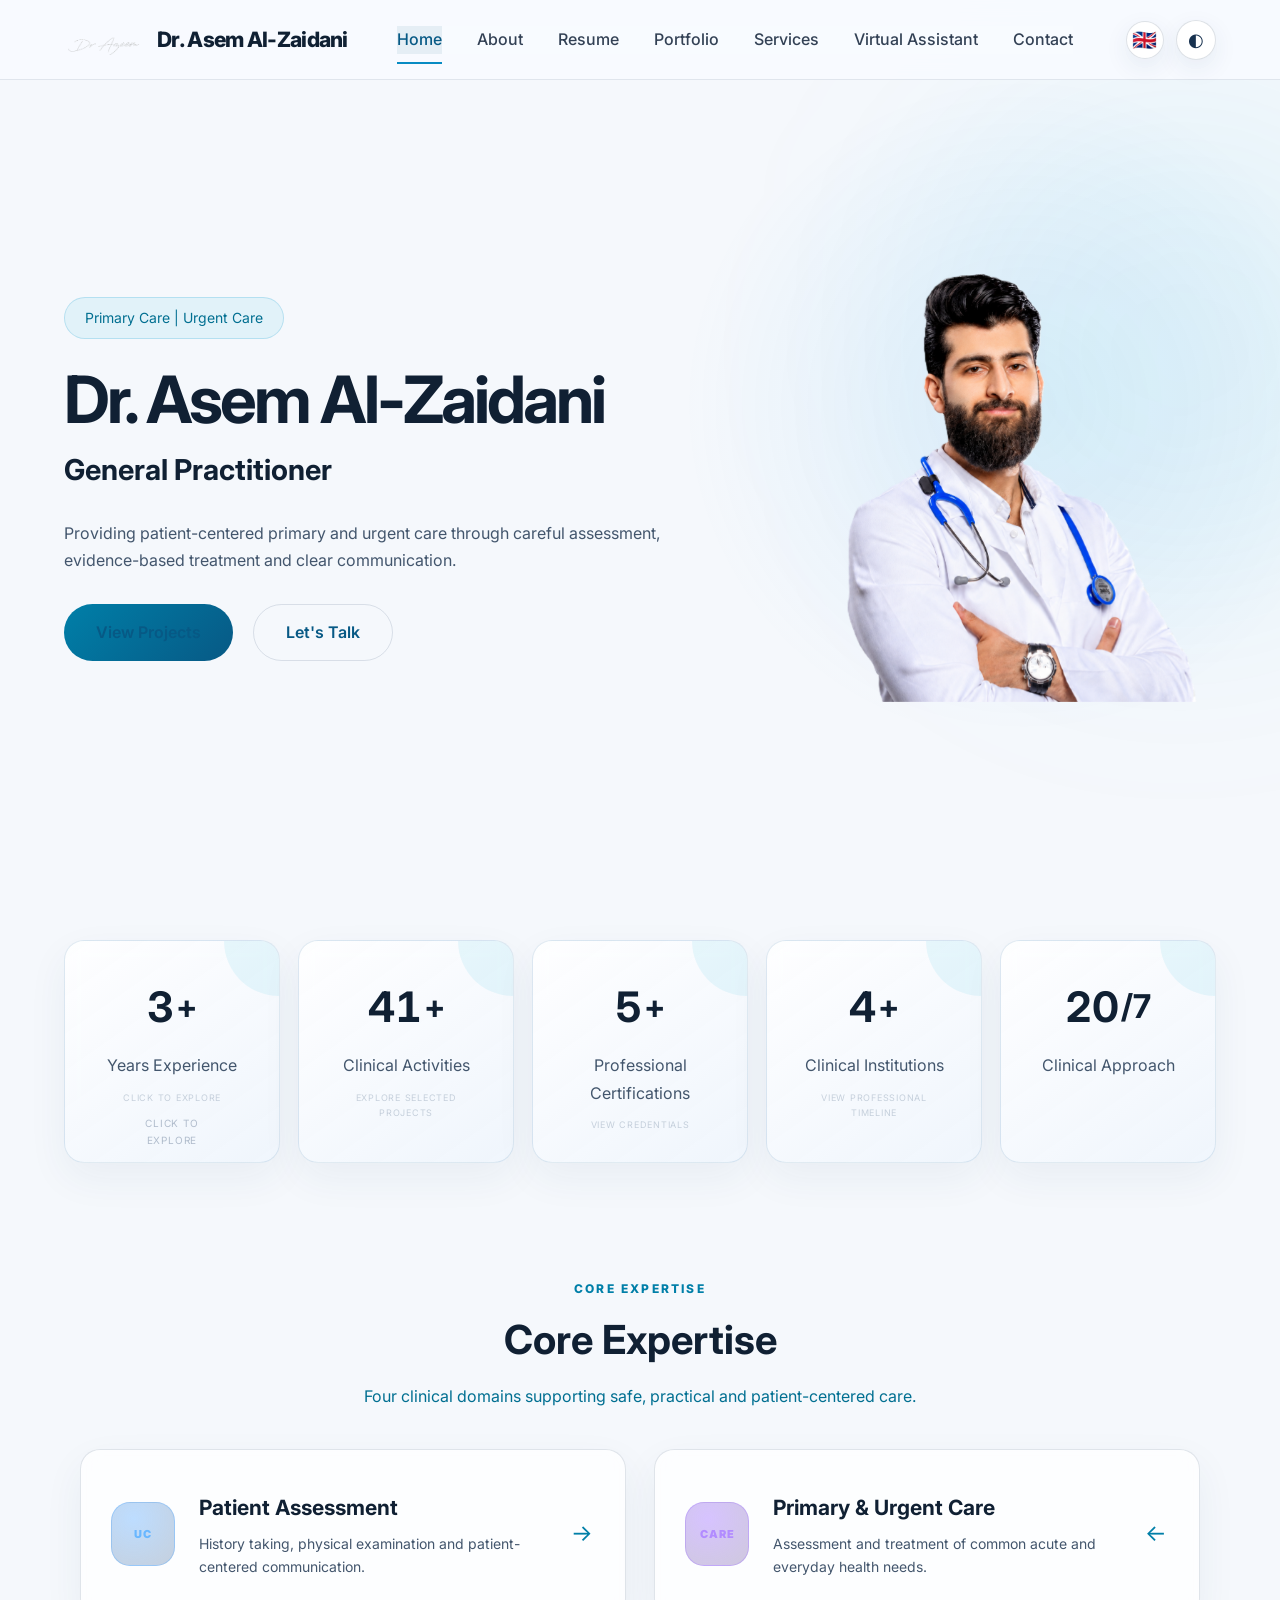
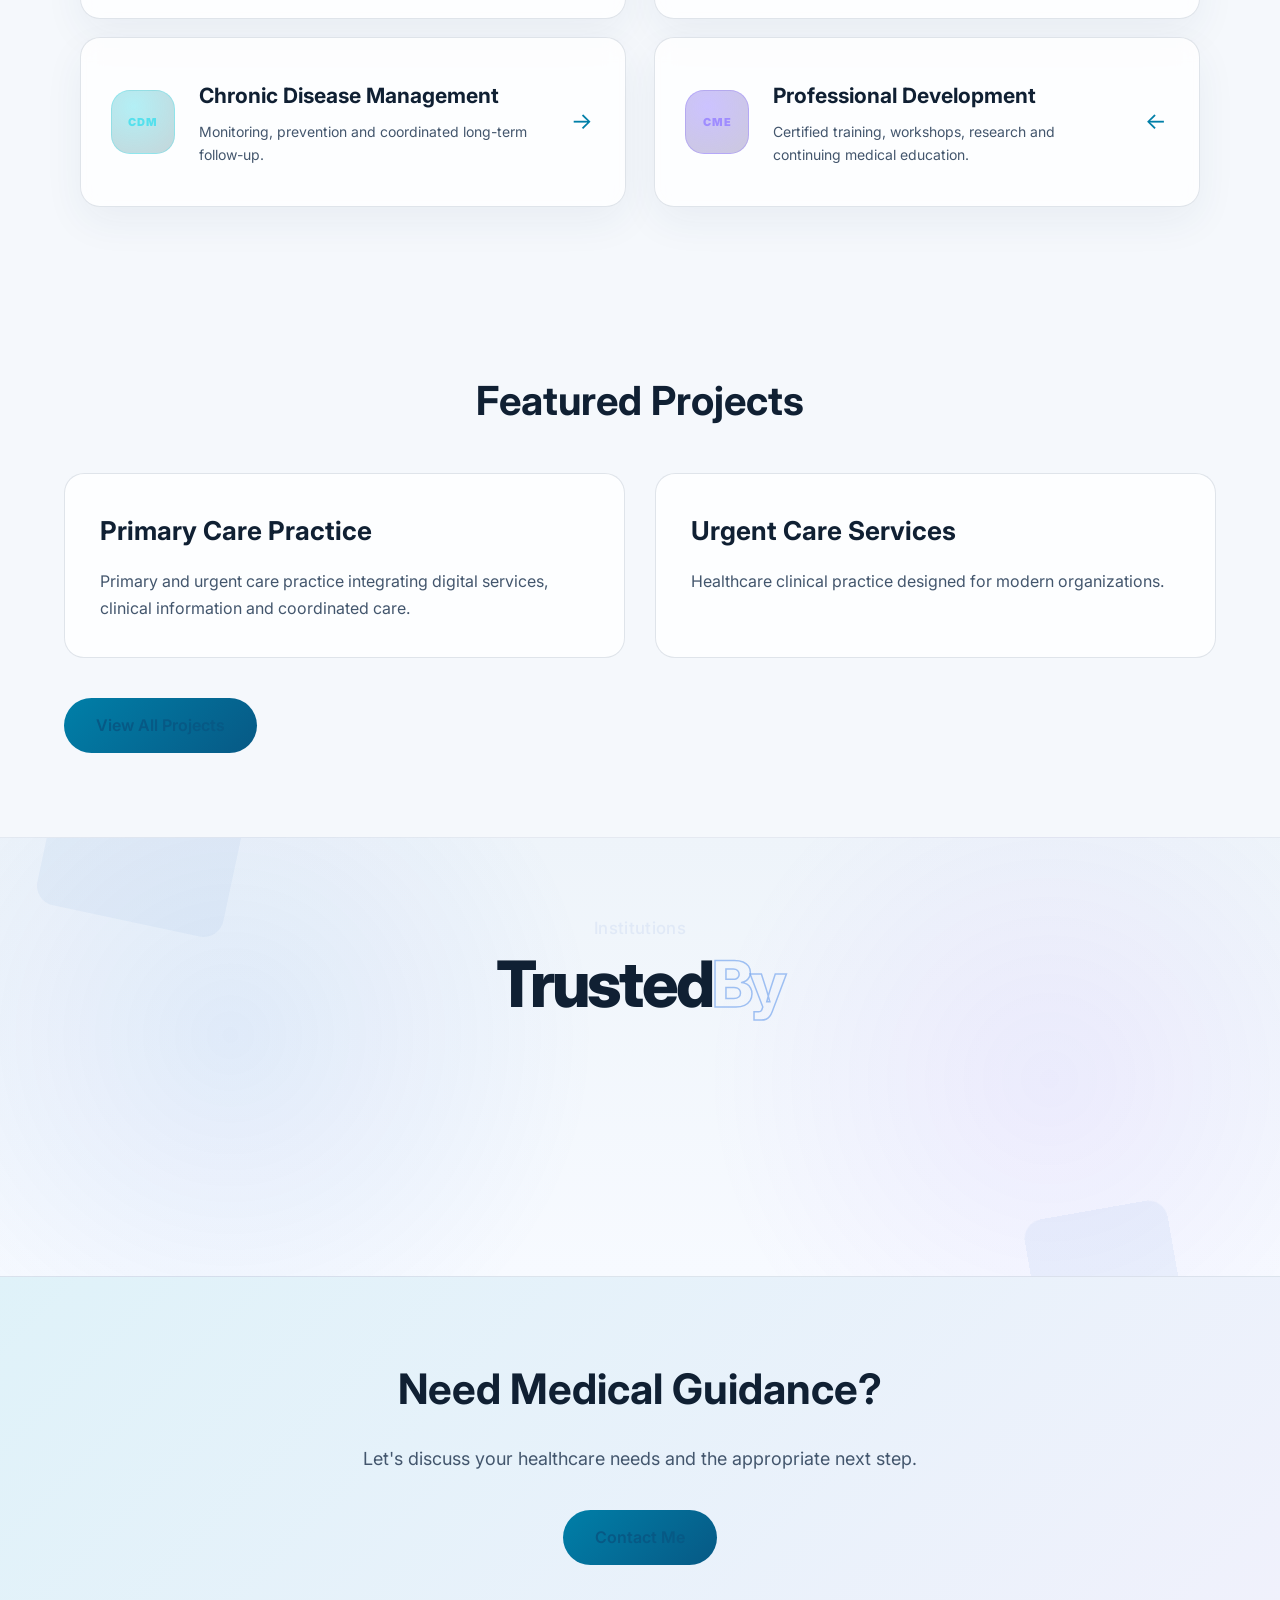
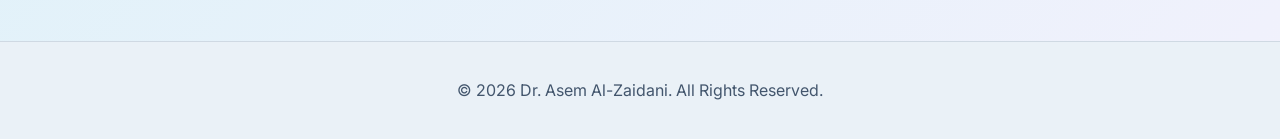
<file: index.html>
<!DOCTYPE html>
<html lang="en" dir="ltr">


<head>


<meta charset="UTF-8">

<meta name="viewport" content="width=device-width, initial-scale=1.0">


<title>
Dr. Asem Al-Zaidani | General Practitioner
</title>

<link rel="icon" type="image/png" href="favicon.png">

<link rel="manifest" href="site.webmanifest">

<meta name="description"
content="Dr. Asem Al-Zaidani - General Practitioner specialized in Patient Assessment, Clinical Practice Solutions, Primary Care and Continuous Medical Development.">


<meta property="og:title"
content="Dr. Asem Al-Zaidani | General Practitioner">


<meta property="og:description"
content="Primary Care | Urgent Care | Continuous Medical Development">


<meta property="og:image"
content="assets/images/profile.png">

<link rel="stylesheet" href="assets/css/style.css?v=11">

<link rel="stylesheet" href="assets/css/animations.css?v=11">

<link rel="stylesheet" href="assets/css/responsive.css?v=11">



</head>


<body class="theme-light">

<!-- ================= Loader ================= -->

<div id="loader">

    <div class="loader-circle"></div>

    <div class="loader-text">

        DR. ASEM 

    </div>

</div>

<!-- ================= Cursor ================= -->

<div class="cursor"></div>

<div class="cursor-outline"></div>

<!-- ================= Floating Shapes ================= -->

<div class="shape square s1"></div>

<div class="shape square s2"></div>

<div class="shape square s3"></div>

<div class="shape square s4"></div>

<div class="shape square s5"></div>

<div class="shape square s6"></div>

<div class="shape circle c1"></div>

<div class="shape circle c2"></div>

<div class="shape blur b1"></div>

<div class="shape blur b2"></div>



<!-- Header -->

<header class="header">


<div class="container">


<a href="index.html" class="logo" aria-label="Dr. Asem Al-Zaidani">
<img class="logo-signature" src="assets/images/signature.png" alt="Dr. Asem Al-Zaidani Signature">
<span class="logo-name">Dr. Asem Al-Zaidani</span>
</a>



<nav class="nav">


<a href="index.html" class="active">
Home
</a>


<a href="about.html">
About
</a>


<a href="resume.html">
Resume
</a>


<a href="portfolio.html">
Portfolio
</a>


<a href="services.html">
Services
</a>


<a href="assistant.html">
Virtual Assistant
</a>

<a href="contact.html">
Contact
</a>



</nav>



<button class="menu-toggle">

☰

</button>


</div>


</header>









<!-- Hero -->


<section class="hero">


<div class="container">


<div class="hero-grid">



<div class="hero-content hero-intro-text">


<span class="badge">

Primary Care | Urgent Care

</span>



<h1>

Dr. Asem Al-Zaidani

</h1>



<h2>

General Practitioner

</h2>



<p>


Providing patient-centered primary and urgent care
through careful assessment, evidence-based treatment
and clear communication.


</p>





<div class="hero-buttons">


<a href="portfolio.html"
class="btn">

View Projects

</a>



<a href="contact.html"
class="btn secondary">

Let's Talk

</a>


</div>




</div>








<div class="hero-image hero-intro-image">


<img src="assets/images/profile.png"
alt="Dr. Asem Al-Zaidani">


</div>





</div>



</div>


</section>









<!-- Statistics -->
<section class="stats">
<div class="container">
<div class="stats-grid">

<div class="stat-card interactive-stat experience-card" role="button" tabindex="0" aria-expanded="false" aria-controls="experienceModal">
<h2><span class="counter" data-target="3">0</span><span class="counter-suffix">+</span></h2>
<p>Years Experience</p>
<span class="stat-hint">Click to explore</span>
</div>

<div class="stat-card interactive-stat projects-card" role="button" tabindex="0" aria-expanded="false" aria-controls="projectsModal">
<h2><span class="counter" data-target="50">0</span><span class="counter-suffix">+</span></h2>
<p>Clinical Activities</p>
<span class="stat-hint">Explore selected projects</span>
</div>

<div class="stat-card interactive-stat certificates-card" role="button" tabindex="0" aria-expanded="false" aria-controls="certificatesModal">
<h2><span class="counter" data-target="5">0</span><span class="counter-suffix">+</span></h2>
<p>Professional Certifications</p>
<span class="stat-hint">View credentials</span>
</div>

<div class="stat-card interactive-stat companies-card" role="button" tabindex="0" aria-expanded="false" aria-controls="companiesModal">
<h2><span class="counter" data-target="4">0</span><span class="counter-suffix">+</span></h2>
<p>Clinical Institutions</p>
<span class="stat-hint">View professional timeline</span>
</div>

<div class="stat-card">
<h2><span class="counter" data-target="24">0</span><span class="counter-suffix">/7</span></h2>
<p>Clinical Approach</p>
</div>

</div>

<!-- Experience -->
<div class="interactive-modal" id="experienceModal" aria-hidden="true">
<div class="modal-backdrop" data-close-modal></div>
<div class="interactive-dialog" role="dialog" aria-modal="true" aria-labelledby="experienceTitle">
<button class="modal-close" type="button" aria-label="Close" data-close-modal>&times;</button>
<span class="modal-kicker">Professional Experience</span>
<h2 id="experienceTitle">Clinical Practice & Continuous Development</h2>
<p class="modal-lead">A practical track record across primary care practice, Patient Assessment, urgent care services, continuing medical education and clinical decision-making.</p>
<div class="timeline-list">
<article><span>01</span><div><h3>Clinical Assessment & Diagnosis</h3><p>Clinical history, examination, differential diagnosis and treatment planning.</p></div></article>
<article><span>02</span><div><h3>Patient Assessment</h3><p>Patient assessment, diagnosis, treatment planning and coordinated follow-up.</p></div></article>
<article><span>03</span><div><h3>Primary & Urgent Care</h3><p>Timely assessment and management of common acute medical conditions.</p></div></article>
<article><span>04</span><div><h3>Continuous Medical Development</h3><p>Certified training, medical research and continuous evidence-based learning.</p></div></article>
</div>
</div></div>

<!-- Projects -->
<div class="interactive-modal" id="projectsModal" aria-hidden="true">
<div class="modal-backdrop" data-close-modal></div>
<div class="interactive-dialog wide-dialog" role="dialog" aria-modal="true" aria-labelledby="projectsTitle">
<button class="modal-close" type="button" aria-label="Close" data-close-modal>&times;</button>
<span class="modal-kicker">Selected Work</span>
<h2 id="projectsTitle">Selected Clinical Activities</h2>
<p class="modal-lead">A visual overview of selected solution areas. The complete project portfolio is available through the button at the end.</p>
<div class="horizontal-gallery" id="projectGallery">
<article class="gallery-card"><img src="assets/images/projects/primary-care.jpg" alt="Primary Care Practice"><div><span>01</span><h3>Primary Care Practice</h3><p>Comprehensive primary care and patient-centered medical services.</p></div></article>
<article class="gallery-card"><img src="assets/images/projects/urgent-care.jpg" alt="Urgent Care Services"><div><span>02</span><h3>Urgent Care Services</h3><p>Urgent assessment, diagnosis and evidence-based treatment.</p></div></article>
<article class="gallery-card"><img src="assets/images/projects/project-2.jpg" alt="Clinical Decision-Making"><div><span>03</span><h3>Clinical Decision-Making</h3><p>Structured reasoning supported by current clinical evidence.</p></div></article>
<article class="gallery-card"><img src="assets/images/projects/project-3.jpg" alt="Chronic Disease Management"><div><span>04</span><h3>Chronic Disease Management</h3><p>Continuity of care, follow-up and preventive health planning.</p></div></article>
<article class="gallery-card"><div class="gallery-icon">UC</div><div><span>05</span><h3>Clinical Documentation</h3><p>Accurate records, safe prescribing and coordinated referrals.</p></div></article>
<article class="gallery-card"><div class="gallery-icon">WEB</div><div><span>06</span><h3>Preventive Care</h3><p>Screening, vaccination guidance and lifestyle counselling.</p></div></article>
<article class="gallery-card"><div class="gallery-icon">Clinical</div><div><span>07</span><h3>Patient Follow-up</h3><p>Continuity of care with scheduled monitoring and review.</p></div></article>
<article class="gallery-card"><div class="gallery-icon">AI</div><div><span>08</span><h3>Health Education</h3><p>Clear, practical guidance that supports informed patient decisions.</p></div></article>
<article class="gallery-card"><div class="gallery-icon">NET</div><div><span>09</span><h3>Medical Research</h3><p>Research participation, critical appraisal and evidence-based practice.</p></div></article>
<article class="gallery-card"><div class="gallery-icon">RES</div><div><span>10</span><h3>Medical Research</h3><p>Research participation, critical appraisal and evidence-based clinical practice.</p></div></article>
<article class="gallery-card"><div class="gallery-icon">WA</div><div><span>11</span><h3>Patient Communication</h3><p>Clear communication and accessible follow-up guidance.</p></div></article>
<article class="gallery-card"><div class="gallery-icon">AUTO</div><div><span>12</span><h3>Clinical Quality</h3><p>Safe processes, reflective practice and continuous improvement.</p></div></article>
</div>
<div class="gallery-controls"><button type="button" class="gallery-arrow" data-gallery="prev">←</button><span>Drag / scroll to explore</span><button type="button" class="gallery-arrow" data-gallery="next">→</button></div>
<div class="modal-footer-link"><a href="portfolio.html" class="btn">View Full Portfolio</a></div>
</div></div>

<!-- Certifications -->
<div class="interactive-modal" id="certificatesModal" aria-hidden="true">
<div class="modal-backdrop" data-close-modal></div>
<div class="interactive-dialog wide-dialog" role="dialog" aria-modal="true" aria-labelledby="certificatesTitle">
<button class="modal-close" type="button" aria-label="Close" data-close-modal>&times;</button>
<span class="modal-kicker">Credentials</span>
<h2 id="certificatesTitle">Professional Certifications</h2>
<p class="modal-lead">Credentials are presented as a visual credential wall. Replace or add certificate scans in the image area whenever you want to publish the official documents.</p>
<div class="certificate-gallery">
<article class="certificate-card"><div class="certificate-logo wildix-logo">BLS</div><div><span>American Heart Association</span><h3>Basic Life Support</h3><p>Certified May 2024.</p></div></article>
<article class="certificate-card"><div class="certificate-logo wildix-logo">ACLS</div><div><span>American Heart Association</span><h3>Advanced Cardiovascular Life Support</h3><p>Certified December 2025.</p></div></article>
<article class="certificate-card"><div class="certificate-logo wildix-logo">NHRA</div><div><span>Bahrain</span><h3>NHRA Professional Licence</h3><p>Licensed medical practice since September 2023.</p></div></article>
<article class="certificate-card"><div class="certificate-logo wildix-logo">MBBS</div><div><span>Mansoura Manchester Medical Programme</span><h3>Bachelor of Medicine &amp; Surgery</h3><p>Completed December 2021.</p></div></article>
<article class="certificate-card"><div class="certificate-logo wildix-logo">SCFHS</div><div><span>Saudi Arabia</span><h3>SCFHS Examination</h3><p>Professional examination completed September 2023.</p></div></article>
<article class="certificate-card certificate-placeholder"><div class="certificate-logo">+</div><div><span>Additional Credential</span><h3>Add Certificate</h3><p>Place the official certificate image here when ready.</p></div></article>
</div>
</div></div>

<!-- Companies -->
<div class="interactive-modal" id="companiesModal" aria-hidden="true">
<div class="modal-backdrop" data-close-modal></div>
<div class="interactive-dialog wide-dialog" role="dialog" aria-modal="true" aria-labelledby="companiesTitle">
<button class="modal-close" type="button" aria-label="Close" data-close-modal>&times;</button>
<span class="modal-kicker">Professional Timeline</span>
<h2 id="companiesTitle">Companies & Professional Engagements</h2>
<p class="modal-lead">A clean timeline is more credible than a crowded logo wall. Dates are intentionally shown at a high level until the exact employment / engagement dates are confirmed.</p>
<div class="company-timeline">
<article><div class="company-year">Current</div><div class="company-line"></div><div class="company-info"><img src="assets/images/logos/client6.png" alt="Dar Al Shifa Medical Centre"><h3>Dar Al Shifa Medical Centre</h3><p>General practice, primary care and urgent assessment.</p></div></article>
<article><div class="company-year">2020s</div><div class="company-line"></div><div class="company-info"><img src="assets/images/logos/client5.png" alt="Mansoura Manchester Medical Programme"><h3>Mansoura Manchester Medical Programme</h3><p>Undergraduate medical education and clinical training.</p></div></article>
<article><div class="company-year">Certified</div><div class="company-line"></div><div class="company-info"><img src="assets/images/logos/client1.png" alt="Clinical Practice"><h3>American Heart Association</h3><p>BLS and ACLS certification.</p></div></article>
<article><div class="company-year">Earlier</div><div class="company-line"></div><div class="company-info"><img src="assets/images/logos/client4.png" alt="King Hamad University Hospital"><h3>King Hamad University Hospital</h3><p>Clinical rotations and supervised hospital training.</p></div></article>
</div>
</div></div>

</div>
</section>



<!-- Expertise -->
<section class="expertise" id="core-expertise" aria-labelledby="core-expertise-title">
<div class="container">
<div class="expertise-heading"><span class="section-kicker">Core Expertise</span><h2 class="section-title" id="core-expertise-title">Core Expertise</h2><p class="section-subtitle">Four clinical domains supporting safe, practical and patient-centered care.</p></div>
<div class="expertise-grid">
<article class="expertise-card expertise-from-left" tabindex="0" data-expertise="uc"><div class="expertise-icon"><span>UC</span></div><div class="expertise-copy"><h3>Patient Assessment</h3><p>History taking, physical examination and patient-centered communication.</p></div><span class="expertise-arrow">→</span></article>
<article class="expertise-card expertise-from-right" tabindex="0" data-expertise="infra"><div class="expertise-icon purple"><span>CARE</span></div><div class="expertise-copy"><h3>Primary &amp; Urgent Care</h3><p>Assessment and treatment of common acute and everyday health needs.</p></div><span class="expertise-arrow">←</span></article>
<article class="expertise-card expertise-from-left" tabindex="0" data-expertise="security"><div class="expertise-icon cyan"><span>CDM</span></div><div class="expertise-copy"><h3>Chronic Disease Management</h3><p>Monitoring, prevention and coordinated long-term follow-up.</p></div><span class="expertise-arrow">→</span></article>
<article class="expertise-card expertise-from-right" tabindex="0" data-expertise="ai"><div class="expertise-icon violet"><span>CME</span></div><div class="expertise-copy"><h3>Professional Development</h3><p>Certified training, workshops, research and continuing medical education.</p></div><span class="expertise-arrow">←</span></article>
</div></div></section>
<div class="expertise-modal" id="expertiseModal" aria-hidden="true"><div class="expertise-modal-backdrop" data-close-expertise></div><div class="expertise-dialog" role="dialog" aria-modal="true" aria-labelledby="expertiseModalTitle"><button class="expertise-close" type="button" aria-label="Close" data-close-expertise>&times;</button><span class="expertise-modal-kicker" id="expertiseModalKicker">Core Expertise</span><h2 id="expertiseModalTitle">Patient Assessment</h2><p id="expertiseModalLead" class="expertise-modal-lead"></p><div id="expertiseModalContent" class="expertise-modal-content"></div></div></div>

<!-- Featured Projects -->


<section class="featured-projects">


<div class="container">


<h2 class="section-title">

Featured Projects

</h2>




<div class="project-preview">



<div>

<h3>
Primary Care Practice
</h3>


<p>

Primary and urgent care practice
integrating digital services,
clinical information and coordinated care.

</p>


</div>





<div>

<h3>
Urgent Care Services

</h3>


<p>

Healthcare clinical practice
designed for modern organizations.

</p>


</div>





</div>



<a href="portfolio.html"
class="btn">

View All Projects

</a>



</div>


</section>









<!-- Clients / Trusted By -->
<section class="clients-trusted" aria-labelledby="clients-trusted-title">
  <div class="container">
    <div class="clients-trusted-heading">
      <span class="clients-label">Institutions</span>
      <h2 id="clients-trusted-title">Trusted <span>By</span></h2>
    </div>
  </div>
  <div class="clients-marquee" aria-label="Clinical institutions and professional bodies">
    <div class="clients-marquee-track">
      <div class="client-logo-item"><a class="client-logo-link" href="#" aria-label="Clinical Practice"><img src="assets/images/logos/client1.png" alt="Clinical Practice" loading="eager" decoding="async"></a></div>
      <div class="client-logo-item"><a class="client-logo-link" href="#" aria-label="Dar Al Shifa Medical Centre"><img src="assets/images/logos/client2.png" alt="Dar Al Shifa Medical Centre" loading="eager" decoding="async"></a></div>
      <div class="client-logo-item"><a class="client-logo-link" href="#" aria-label="Dar Al Shifa Medical Centre"><img src="assets/images/logos/client6.png" alt="Dar Al Shifa Medical Centre" loading="eager" decoding="async"></a></div>
      <div class="client-logo-item"><a class="client-logo-link" href="#" aria-label="King Hamad University Hospital"><img src="assets/images/logos/client4.png" alt="King Hamad University Hospital" loading="eager" decoding="async"></a></div>
      <div class="client-logo-item"><a class="client-logo-link" href="#" aria-label="Mansoura Manchester Medical Programme"><img src="assets/images/logos/client5.png" alt="Mansoura Manchester Medical Programme" loading="eager" decoding="async"></a></div>
      <div class="client-logo-item"><a class="client-logo-link" href="#" aria-label="ESH"><img src="assets/images/logos/client7.png" alt="ESH" loading="eager" decoding="async"></a></div>
      <div class="client-logo-item"><a class="client-logo-link" href="#" aria-label="Client"><img src="assets/images/logos/client3.png" alt="Client" loading="eager" decoding="async"></a></div>
      <div class="client-logo-item" aria-hidden="true"><a class="client-logo-link" href="#" tabindex="-1"><img src="assets/images/logos/client1.png" alt="" loading="eager" decoding="async"></a></div>
      <div class="client-logo-item" aria-hidden="true"><a class="client-logo-link" href="#" tabindex="-1"><img src="assets/images/logos/client2.png" alt="" loading="eager" decoding="async"></a></div>
      <div class="client-logo-item" aria-hidden="true"><a class="client-logo-link" href="#" tabindex="-1"><img src="assets/images/logos/client6.png" alt="" loading="eager" decoding="async"></a></div>
      <div class="client-logo-item" aria-hidden="true"><a class="client-logo-link" href="#" tabindex="-1"><img src="assets/images/logos/client4.png" alt="" loading="eager" decoding="async"></a></div>
      <div class="client-logo-item" aria-hidden="true"><a class="client-logo-link" href="#" tabindex="-1"><img src="assets/images/logos/client5.png" alt="" loading="eager" decoding="async"></a></div>
      <div class="client-logo-item" aria-hidden="true"><a class="client-logo-link" href="#" tabindex="-1"><img src="assets/images/logos/client7.png" alt="" loading="eager" decoding="async"></a></div>
      <div class="client-logo-item" aria-hidden="true"><a class="client-logo-link" href="#" tabindex="-1"><img src="assets/images/logos/client3.png" alt="" loading="eager" decoding="async"></a></div>
    </div>
  </div>
</section>

<!-- CTA -->


<section class="cta-section">


<div class="container">


<h2>

Need Medical Guidance?

</h2>


<p>

Let's discuss your healthcare needs
and the appropriate next step.

</p>


<a href="contact.html"
class="btn">

Contact Me

</a>



</div>


</section>








<footer class="footer">


<div class="container">


<p>

© 2026 Dr. Asem Al-Zaidani.
All Rights Reserved.

</p>


</div>


</footer>





<script src="assets/js/main.js?v=11"></script>


</body>


</html>
</file>
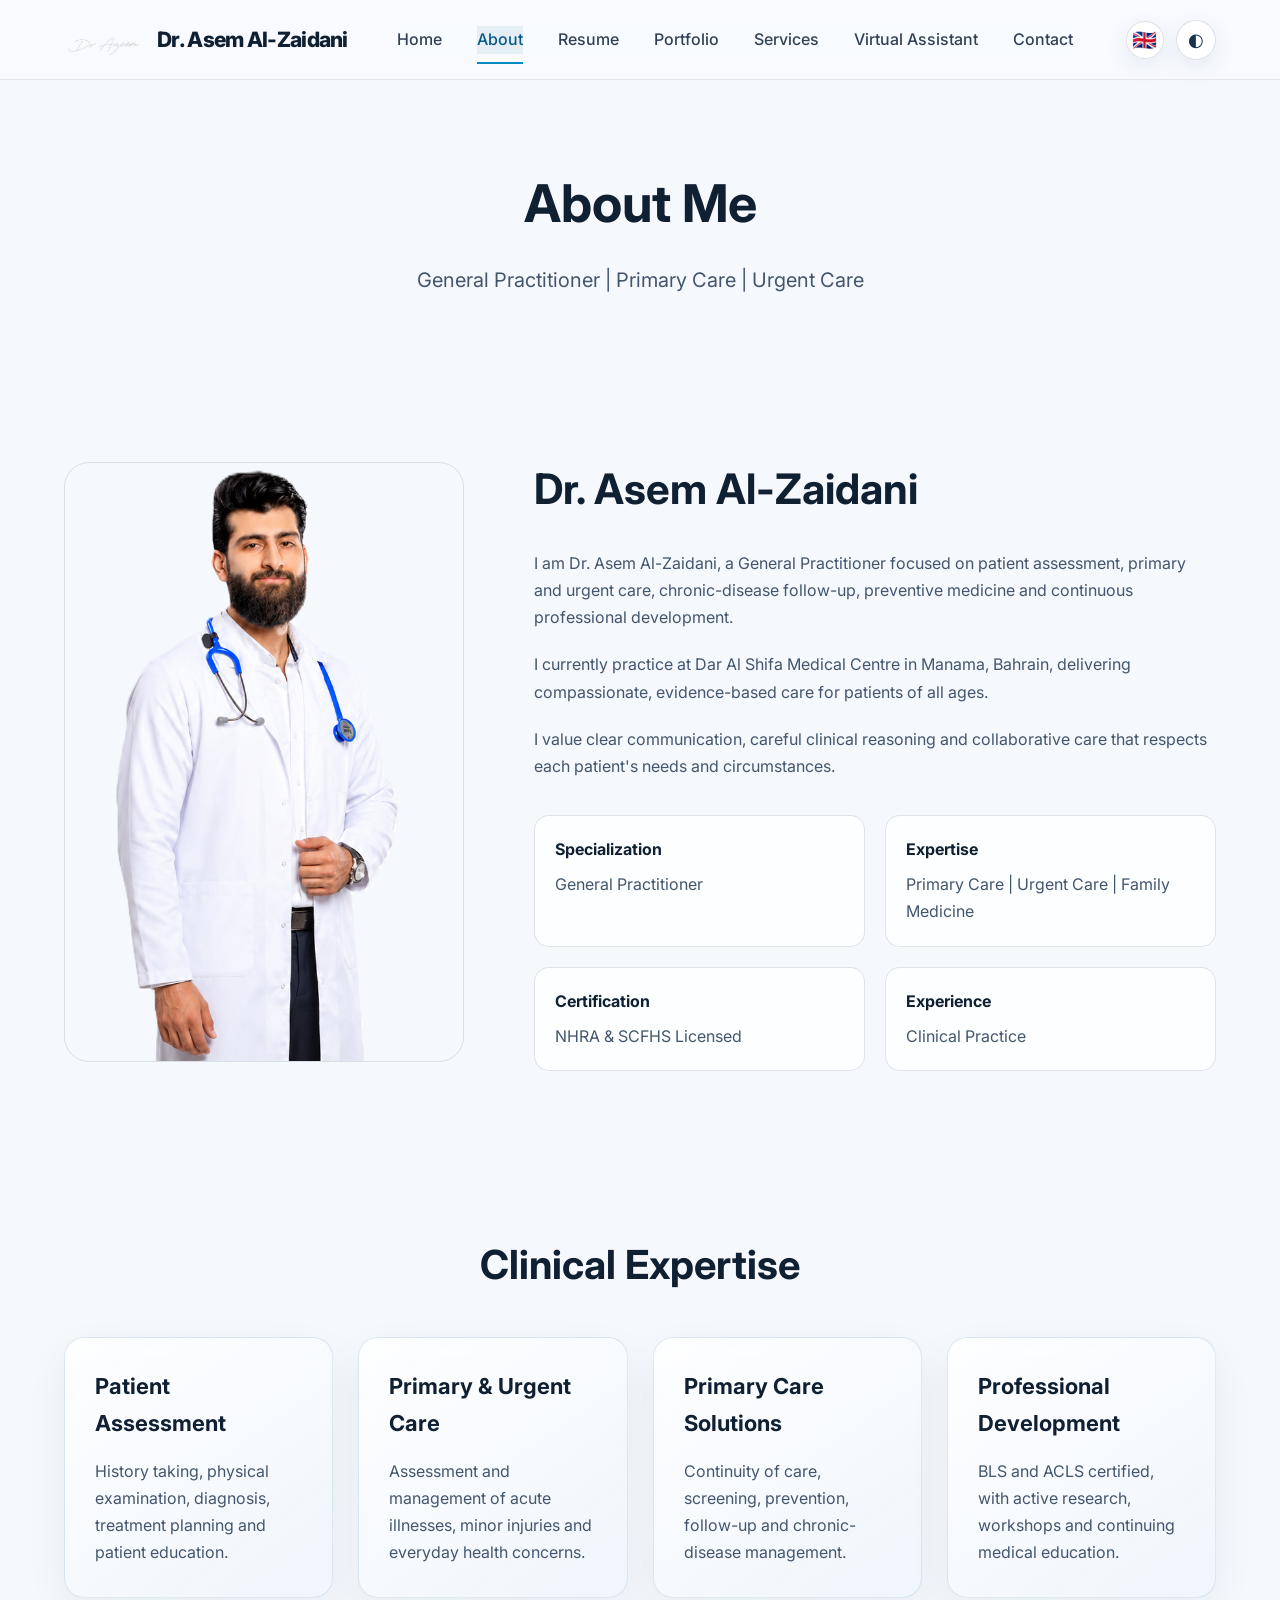
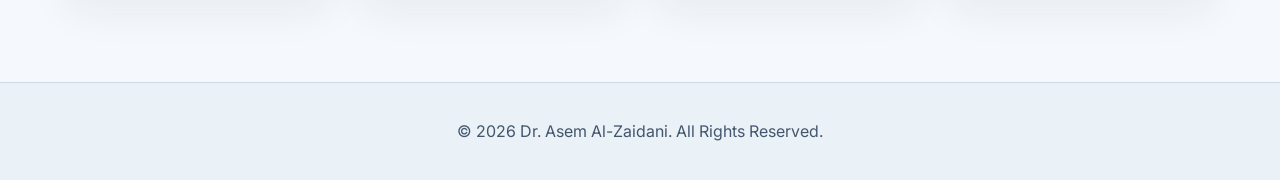
<file: about.html>
<!DOCTYPE html>
<html lang="en" dir="ltr">

<head>
    <meta charset="UTF-8">
    <meta name="viewport" content="width=device-width, initial-scale=1.0">

    <title>About | Dr. Asem Al-Zaidani</title>

    <meta name="description" content="About Dr. Asem Al-Zaidani - General Practitioner, General Practitioner and NHRA licensed physician">

    <!-- Main CSS -->
    <link rel="stylesheet" href="assets/css/style.css?v=11">

    <!-- Animations -->
    <link rel="stylesheet" href="assets/css/animations.css?v=11">

    <!-- Responsive -->
    <link rel="stylesheet" href="assets/css/responsive.css?v=11">

</head>

<body class="theme-light">

<!-- Header -->
<header class="header">

    <div class="container">

        <a href="index.html" class="logo" aria-label="Dr. Asem Al-Zaidani">
<img class="logo-signature" src="assets/images/signature.png" alt="Dr. Asem Al-Zaidani Signature">
<span class="logo-name">Dr. Asem Al-Zaidani</span>
</a>


        <nav class="nav">

            <a href="index.html">Home</a>
            <a href="about.html" class="active">About</a>
            <a href="resume.html">Resume</a>
            <a href="portfolio.html">Portfolio</a>
            <a href="services.html">Services</a>
            <a href="assistant.html">
Virtual Assistant
</a>

<a href="contact.html">
Contact
</a>

        </nav>


        <button class="menu-toggle">
            ☰
        </button>


    </div>

</header>



<!-- About Hero -->

<section class="page-header">

    <div class="container">

        <h1>
            About Me
        </h1>

        <p>
            General Practitioner | Primary Care | Urgent Care
        </p>

    </div>

</section>




<!-- About Content -->

<section class="about-section">

<div class="container">


<div class="about-grid">


    <div class="about-image reveal">

        <img src="assets/images/about.png"
        alt="Dr. Asem Al-Zaidani">

    </div>



    <div class="about-content reveal">


        <h2>
            Dr. Asem Al-Zaidani
        </h2>


        <p>
            I am Dr. Asem Al-Zaidani, a General Practitioner focused on patient assessment, primary and urgent care, chronic-disease follow-up, preventive medicine and continuous professional development.
        </p><p>I currently practice at Dar Al Shifa Medical Centre in Manama, Bahrain, delivering compassionate, evidence-based care for patients of all ages.
        </p><p>I value clear communication, careful clinical reasoning and collaborative care that respects each patient&#39;s needs and circumstances.
        </p>



        <div class="about-info">


            <div>
                <strong>Specialization</strong>
                <span>
                    General Practitioner
                </span>
            </div>


            <div>
                <strong>Expertise</strong>
                <span>
                    Primary Care | Urgent Care | Family Medicine
                </span>
            </div>


            <div>
                <strong>Certification</strong>
                <span>
                    NHRA & SCFHS Licensed
                </span>
            </div>


            <div>
                <strong>Experience</strong>
                <span>
                    Clinical Practice
                </span>
            </div>


        </div>


    </div>


</div>


</div>

</section>




<!-- Skills -->

<section class="skills-section">

<div class="container">


<h2 class="section-title">
Clinical Expertise
</h2>


<div class="skills-grid">


<div class="skill-card">
<h3>Patient Assessment</h3>
<p>
History taking, physical examination, diagnosis, treatment planning and patient education.
</p>
</div>



<div class="skill-card">
<h3>Primary & Urgent Care</h3>
<p>
Assessment and management of acute illnesses, minor injuries and everyday health concerns.
</p>
</div>



<div class="skill-card">
<h3>Primary Care Solutions</h3>
<p>
Continuity of care, screening, prevention, follow-up and chronic-disease management.
</p>
</div>



<div class="skill-card">
<h3>Professional Development</h3>
<p>
BLS and ACLS certified, with active research, workshops and continuing medical education.
</p>
</div>



</div>


</div>

</section>





<!-- Footer -->

<footer class="footer">

<div class="container">

<p>
© 2026 Dr. Asem Al-Zaidani. All Rights Reserved.
</p>

</div>

</footer>




<script src="assets/js/main.js?v=11"></script>

</body>

</html>
</file>
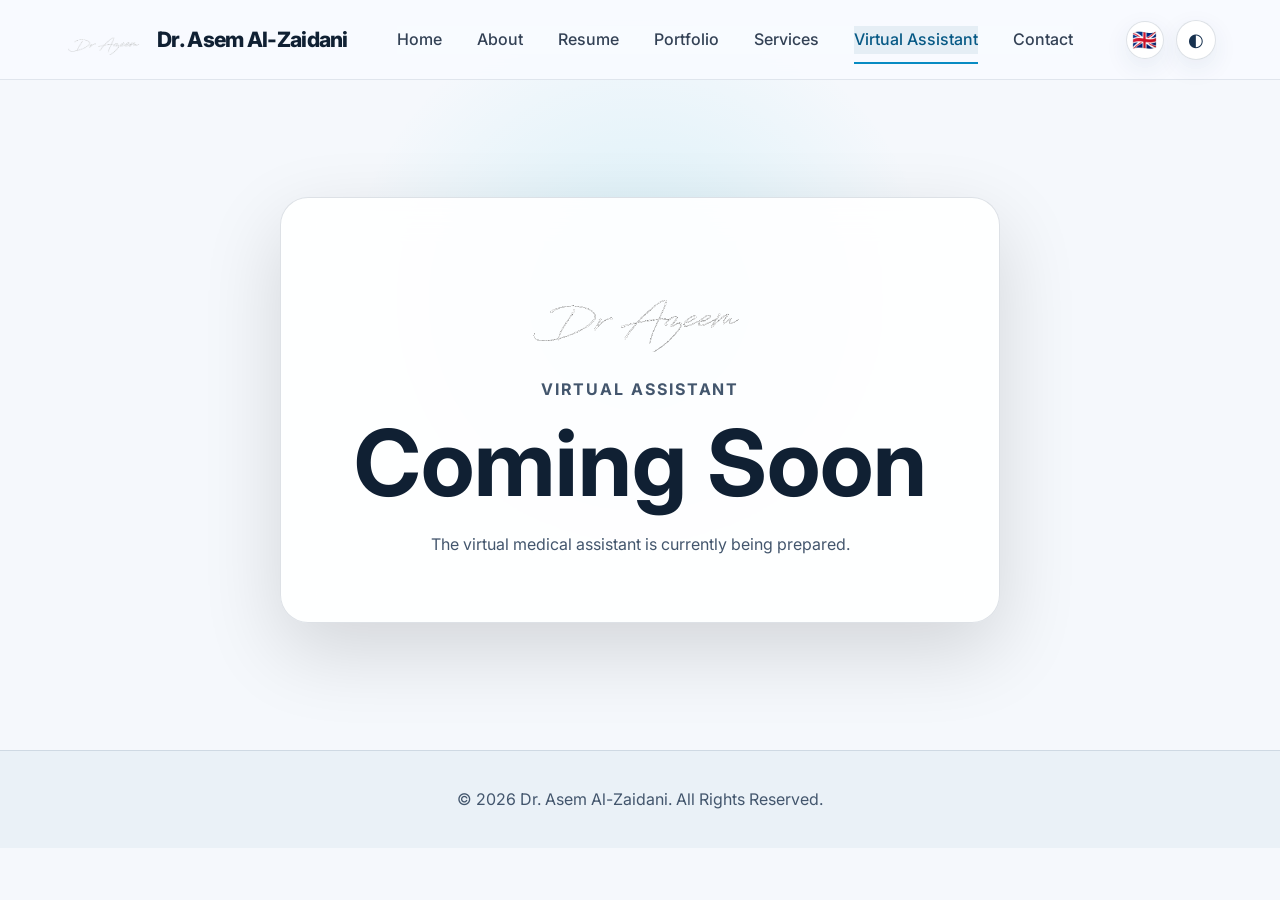
<file: assistant.html>
<!DOCTYPE html>
<html lang="en" dir="ltr">
<head>
  <meta charset="UTF-8"><meta name="viewport" content="width=device-width, initial-scale=1.0">
  <title>Virtual Assistant | Dr. Asem Al-Zaidani</title>
  <meta name="description" content="Virtual medical assistant for Dr. Asem Al-Zaidani — coming soon.">
  <link rel="icon" type="image/png" href="favicon.png"><link rel="manifest" href="site.webmanifest">
  <link rel="stylesheet" href="assets/css/style.css?v=11"><link rel="stylesheet" href="assets/css/animations.css?v=11"><link rel="stylesheet" href="assets/css/responsive.css?v=11">
</head>
<body class="theme-light">
  <div id="loader"><div class="loader-circle"></div><div class="loader-text">DR. ASEM</div></div>
  <div class="shape circle c1"></div><div class="shape blur b1"></div>
  <header class="header"><div class="container">
    <a href="index.html" class="logo" aria-label="Dr. Asem Al-Zaidani"><img class="logo-signature" src="assets/images/signature.png" alt="Dr. Asem Al-Zaidani Signature"><span class="logo-name">Dr. Asem Al-Zaidani</span></a>
    <nav class="nav"><a href="index.html">Home</a><a href="about.html">About</a><a href="resume.html">Resume</a><a href="portfolio.html">Portfolio</a><a href="services.html">Services</a><a href="assistant.html" class="active">Virtual Assistant</a><a href="contact.html">Contact</a></nav>
    <button class="menu-toggle" aria-label="Open menu">☰</button>
  </div></header>
  <main class="coming-soon-page"><section class="coming-soon-card reveal">
    <img src="assets/images/signature.png" alt="Dr. Asem Al-Zaidani" class="coming-soon-signature">
    <p class="coming-soon-kicker">Virtual Assistant</p><h1>Coming Soon</h1>
    <p>The virtual medical assistant is currently being prepared.</p>
  </section></main>
  <footer class="footer"><div class="container"><p>© 2026 Dr. Asem Al-Zaidani. All Rights Reserved.</p></div></footer>
  <script src="assets/js/main.js?v=11"></script>
</body>
</html>
</file>
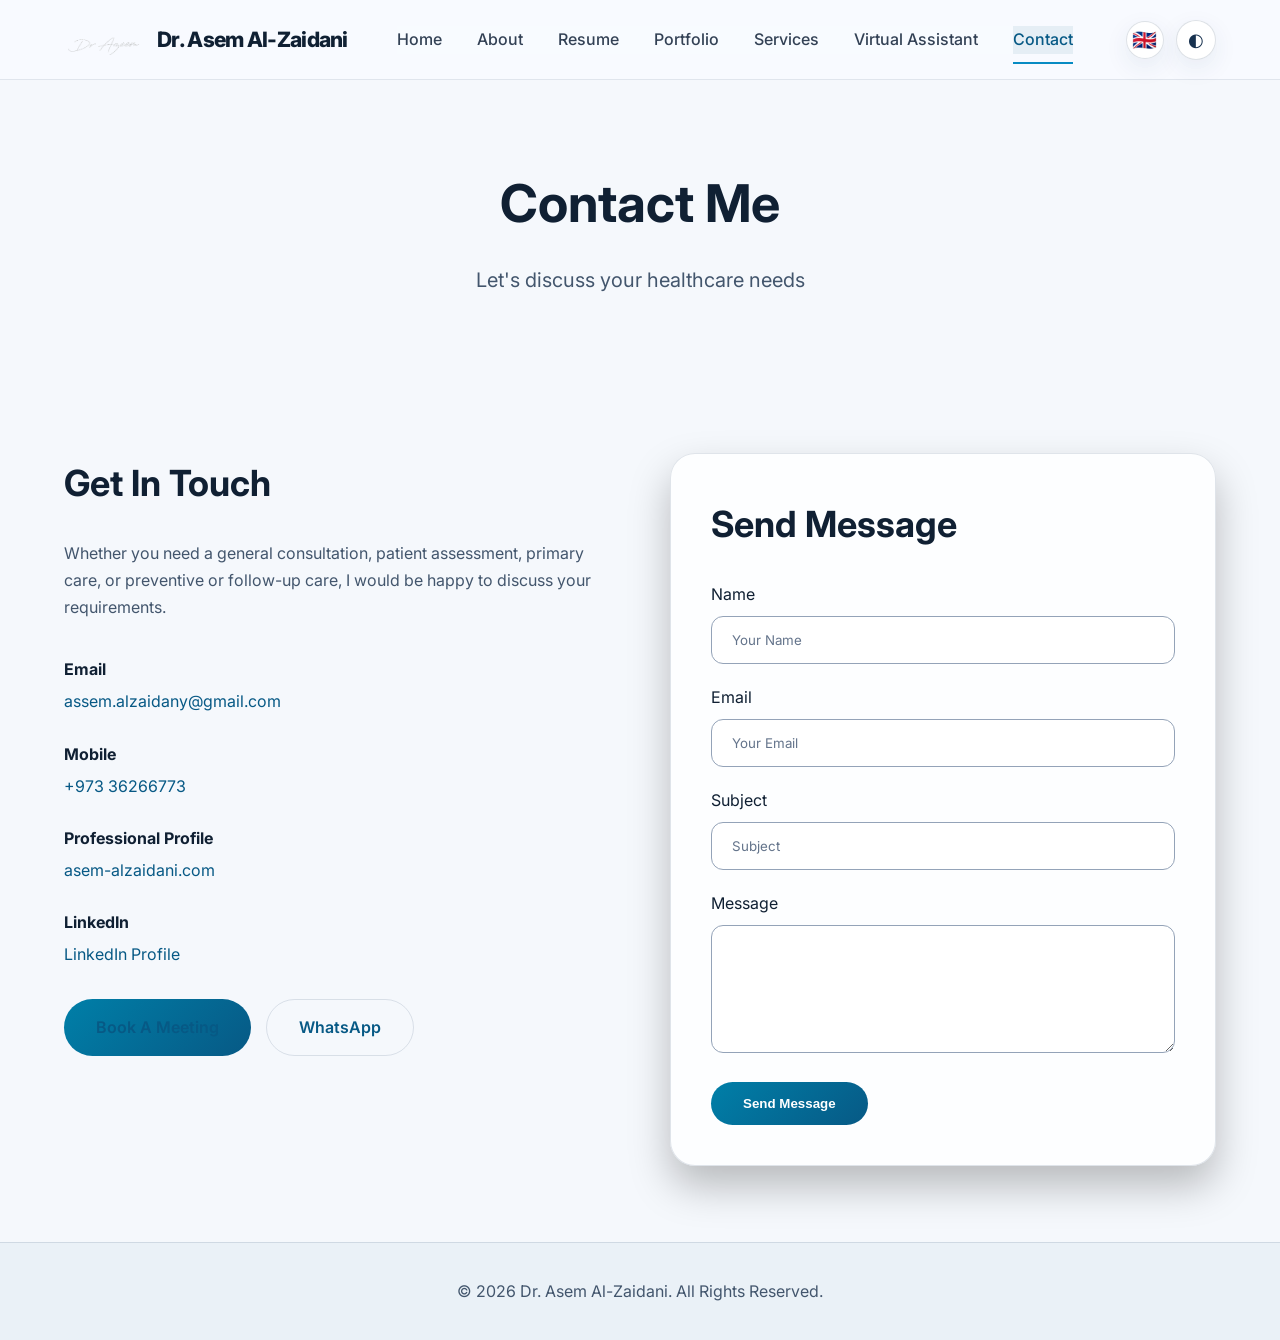
<file: contact.html>
<!DOCTYPE html>
<html lang="en" dir="ltr">

<head>

<meta charset="UTF-8">
<meta name="viewport" content="width=device-width, initial-scale=1.0">

<title>Contact | Dr. Asem Al-Zaidani</title>

<meta name="description" content="Contact Dr. Asem Al-Zaidani - General Practitioner">

<link rel="stylesheet" href="assets/css/style.css?v=11">
<link rel="stylesheet" href="assets/css/animations.css?v=11">
<link rel="stylesheet" href="assets/css/responsive.css?v=11">

</head>



<body class="theme-light">



<!-- Header -->

<header class="header">

<div class="container">


<a href="index.html" class="logo" aria-label="Dr. Asem Al-Zaidani">
<img class="logo-signature" src="assets/images/signature.png" alt="Dr. Asem Al-Zaidani Signature">
<span class="logo-name">Dr. Asem Al-Zaidani</span>
</a>



<nav class="nav">

<a href="index.html">Home</a>
<a href="about.html">About</a>
<a href="resume.html">Resume</a>
<a href="portfolio.html">Portfolio</a>
<a href="services.html">Services</a>
<a href="assistant.html">Virtual Assistant</a>
<a href="contact.html" class="active">Contact</a>

</nav>



<button class="menu-toggle">
☰
</button>



</div>

</header>







<!-- Page Header -->

<section class="page-header">


<div class="container">


<h1>
Contact Me
</h1>


<p>
Let's discuss your healthcare needs
</p>


</div>


</section>








<!-- Contact Section -->


<section class="contact-section">


<div class="container">


<div class="contact-grid">






<!-- Contact Information -->


<div class="contact-info reveal">


<h2>
Get In Touch
</h2>



<p>

Whether you need a general consultation, patient assessment,
primary care, or preventive or follow-up care,
I would be happy to discuss your requirements.

</p>





<div class="contact-item">


<h3>
Email
</h3>


<a href="mailto:assem.alzaidany@gmail.com">

assem.alzaidany@gmail.com

</a>


</div>







<div class="contact-item">


<h3>
Mobile
</h3>


<a href="tel:+97336266773">

+973 36266773

</a>


</div>








<div class="contact-item">


<h3>
Professional Profile
</h3>


<a href="https://asem-alzaidani.com"
target="_blank">

asem-alzaidani.com

</a>


</div>








<div class="contact-item">


<h3>
LinkedIn
</h3>


<a href="#"
target="_blank">

LinkedIn Profile

</a>


</div>







<div class="contact-actions">


<a href="#"
class="btn">

Book A Meeting

</a>



<a href="https://wa.me/966500198640"
class="btn secondary"
target="_blank">

WhatsApp

</a>



</div>





</div>









<!-- Contact Form -->


<div class="contact-form reveal">


<h2>
Send Message
</h2>



<form>


<div class="form-group">

<label>
Name
</label>


<input type="text"
placeholder="Your Name"
required>

</div>





<div class="form-group">


<label>
Email
</label>


<input type="email"
placeholder="Your Email"
required>


</div>







<div class="form-group">


<label>
Subject
</label>


<input type="text"
placeholder="Subject">


</div>








<div class="form-group">


<label>
Message
</label>


<textarea rows="6"
placeholder="Write your message">

</textarea>


</div>








<button type="submit"
class="btn">

Send Message

</button>





</form>


</div>







</div>


</div>


</section>








<!-- Footer -->


<footer class="footer">


<div class="container">


<p>

© 2026 Dr. Asem Al-Zaidani. All Rights Reserved.

</p>


</div>


</footer>






<script src="assets/js/main.js?v=11"></script>



</body>


</html>
</file>
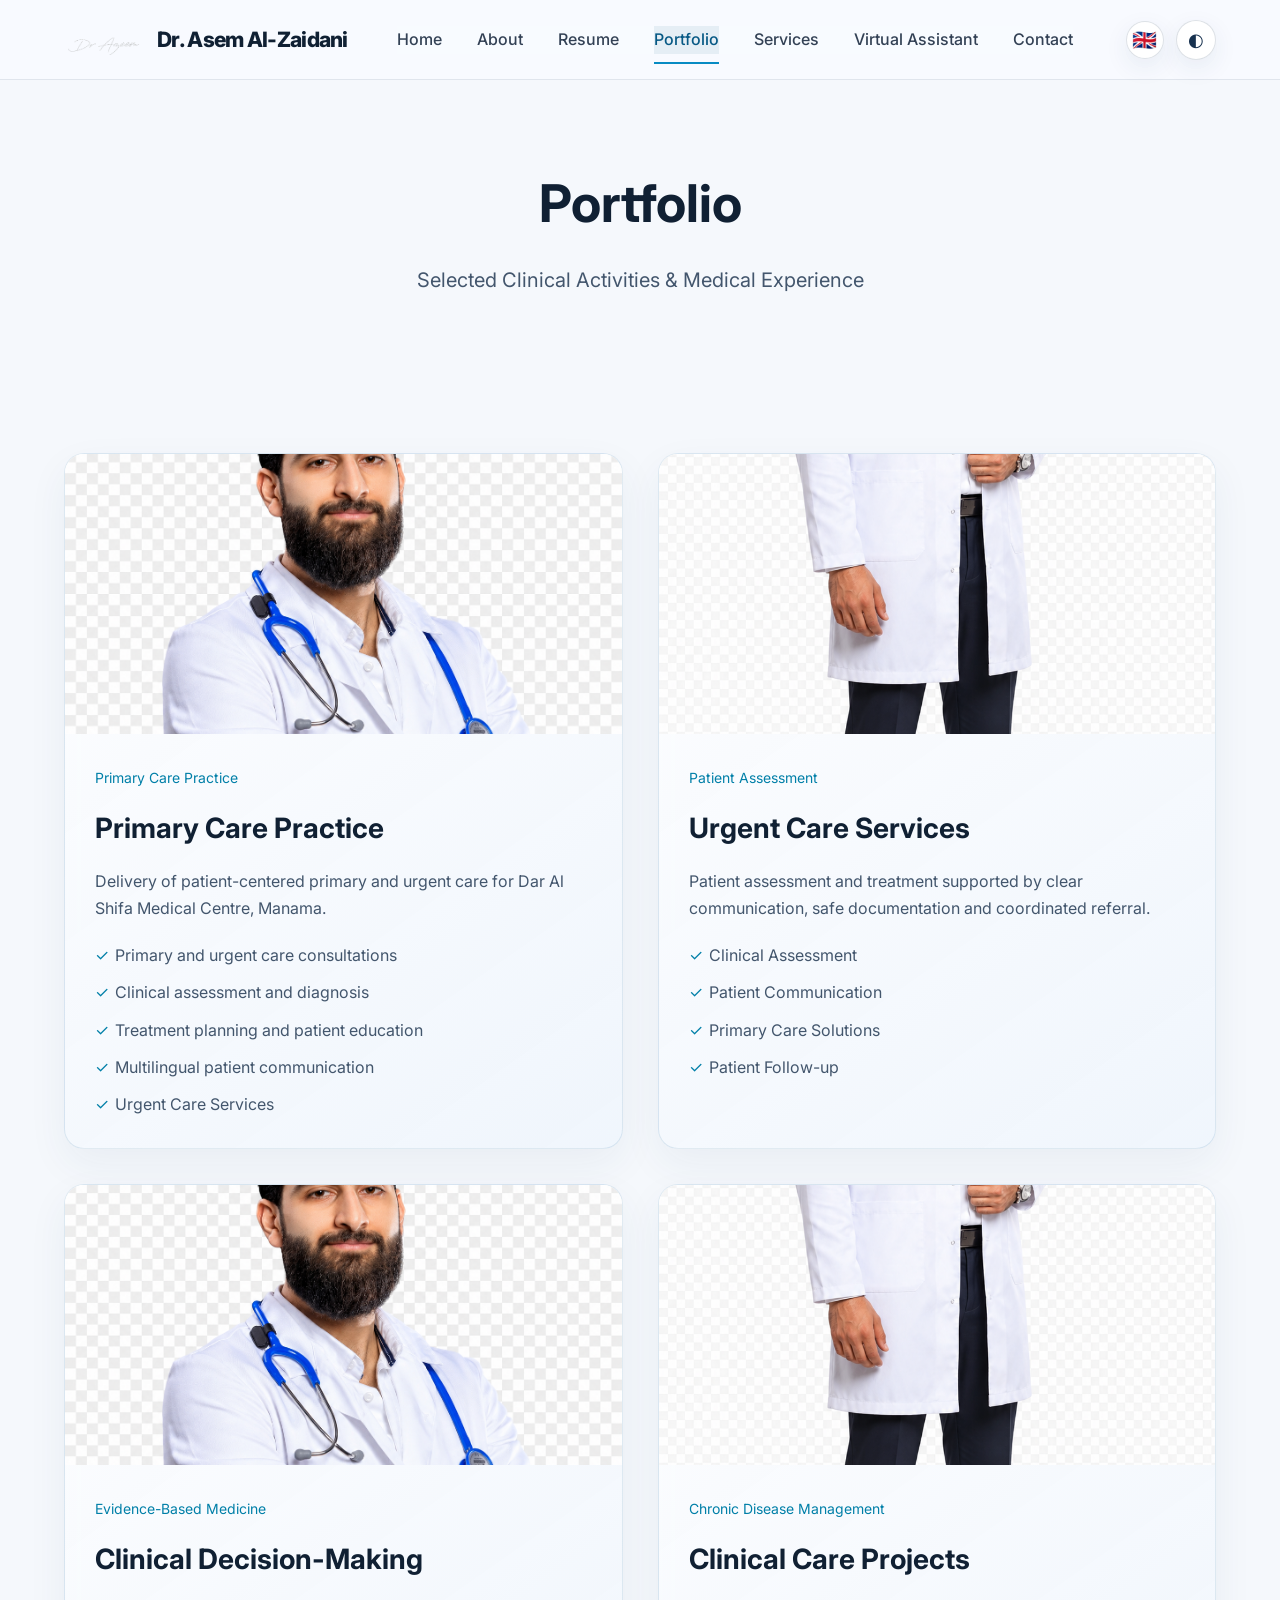
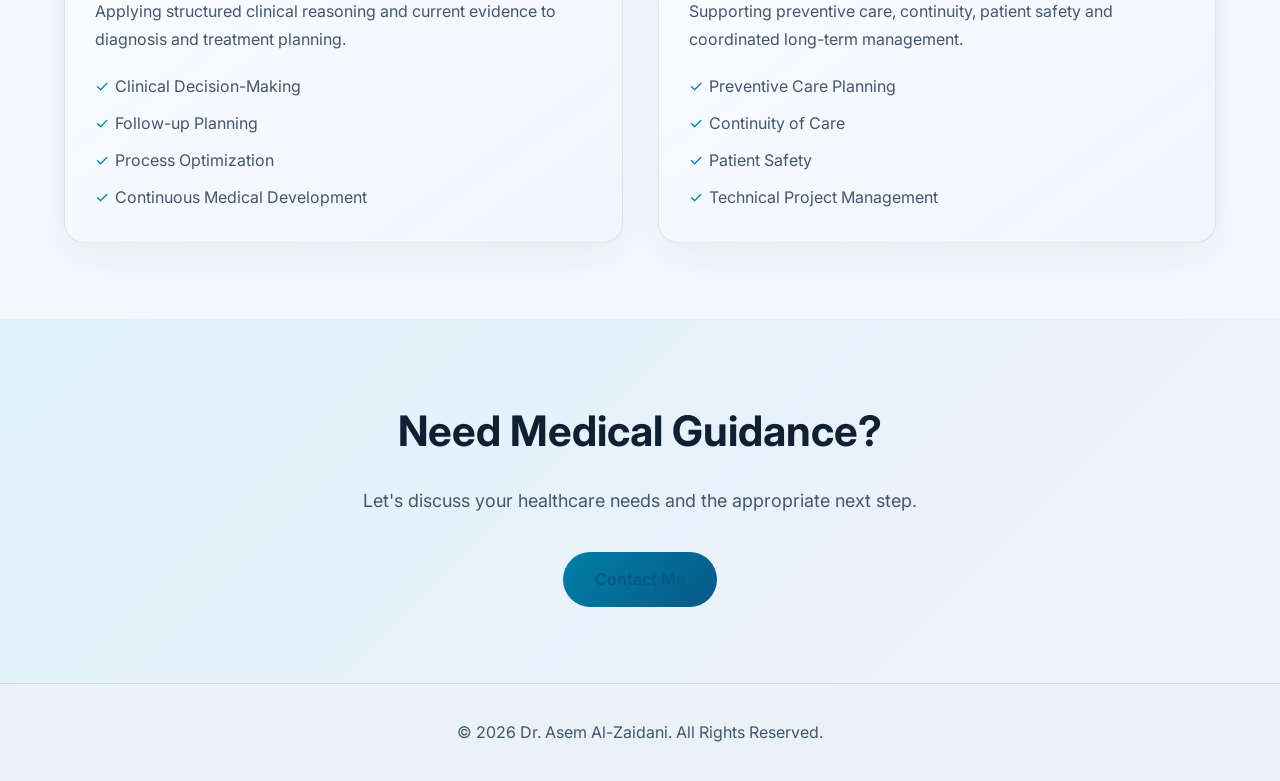
<file: portfolio.html>
<!DOCTYPE html>
<html lang="en" dir="ltr">

<head>

<meta charset="UTF-8">
<meta name="viewport" content="width=device-width, initial-scale=1.0">

<title>Portfolio | Dr. Asem Al-Zaidani</title>

<meta name="description" content="Portfolio of Dr. Asem Al-Zaidani - General Practitioner Projects">

<link rel="stylesheet" href="assets/css/style.css?v=11">
<link rel="stylesheet" href="assets/css/animations.css?v=11">
<link rel="stylesheet" href="assets/css/responsive.css?v=11">

</head>


<body class="theme-light">



<!-- Header -->

<header class="header">

<div class="container">


<a href="index.html" class="logo" aria-label="Dr. Asem Al-Zaidani">
<img class="logo-signature" src="assets/images/signature.png" alt="Dr. Asem Al-Zaidani Signature">
<span class="logo-name">Dr. Asem Al-Zaidani</span>
</a>


<nav class="nav">

<a href="index.html">Home</a>
<a href="about.html">About</a>
<a href="resume.html">Resume</a>
<a href="portfolio.html" class="active">Portfolio</a>
<a href="services.html">Services</a>
<a href="assistant.html">
Virtual Assistant
</a>

<a href="contact.html">
Contact
</a>

</nav>


<button class="menu-toggle">
☰
</button>


</div>

</header>






<!-- Page Header -->


<section class="page-header">

<div class="container">

<h1>
Portfolio
</h1>

<p>
Selected Clinical Activities & Medical Experience
</p>

</div>

</section>






<!-- Portfolio Section -->


<section class="portfolio-section">


<div class="container">



<div class="portfolio-grid">





<!-- Project 1 -->


<div class="project-card reveal">


<div class="project-image">

<img src="assets/images/projects/primary-care.jpg"
alt="Primary Care Practice Project">

</div>



<div class="project-content">


<span class="project-category">
Primary Care Practice
</span>


<h2>
Primary Care Practice
</h2>



<p>

Delivery of patient-centered primary and urgent care
for Dar Al Shifa Medical Centre, Manama.

</p>



<ul>

<li>
Primary and urgent care consultations
</li>

<li>
Clinical assessment and diagnosis
</li>

<li>
Treatment planning and patient education
</li>

<li>
Multilingual patient communication
</li>

<li>
Urgent Care Services
</li>


</ul>



</div>


</div>







<!-- Project 2 -->


<div class="project-card reveal">


<div class="project-image">

<img src="assets/images/projects/urgent-care.jpg"
alt="Clinical Practice Patient Assessment">

</div>



<div class="project-content">


<span class="project-category">
Patient Assessment
</span>


<h2>
Urgent Care Services
</h2>



<p>

Patient assessment and treatment supported by clear communication, safe documentation and coordinated referral.

</p>



<ul>

<li>
Clinical Assessment
</li>

<li>
Patient Communication
</li>

<li>
Primary Care Solutions
</li>

<li>
Patient Follow-up
</li>


</ul>



</div>


</div>








<!-- Project 3 -->


<div class="project-card reveal">


<div class="project-image">

<img src="assets/images/projects/project-2.jpg"
alt="Clinical Decision-Making">

</div>



<div class="project-content">


<span class="project-category">
Evidence-Based Medicine
</span>



<h2>
Clinical Decision-Making
</h2>



<p>

Applying structured clinical reasoning and current evidence to diagnosis and treatment planning.

</p>



<ul>

<li>
Clinical Decision-Making
</li>

<li>
Follow-up Planning
</li>

<li>
Process Optimization
</li>

<li>
Continuous Medical Development
</li>


</ul>



</div>


</div>








<!-- Project 4 -->


<div class="project-card reveal">


<div class="project-image">

<img src="assets/images/projects/project-3.jpg"
alt="Chronic Disease Management">

</div>



<div class="project-content">


<span class="project-category">
Chronic Disease Management
</span>



<h2>
Clinical Care Projects
</h2>



<p>

Supporting preventive care, continuity, patient safety and coordinated long-term management.

</p>



<ul>

<li>
Preventive Care Planning
</li>

<li>
Continuity of Care
</li>

<li>
Patient Safety
</li>

<li>
Technical Project Management
</li>


</ul>



</div>


</div>







</div>



</div>


</section>








<!-- CTA -->


<section class="cta-section">


<div class="container">


<h2>
Need Medical Guidance?
</h2>


<p>
Let's discuss your healthcare needs and the appropriate next step.
</p>


<a href="contact.html" class="btn">
Contact Me
</a>



</div>


</section>







<footer class="footer">

<div class="container">

<p>
© 2026 Dr. Asem Al-Zaidani. All Rights Reserved.
</p>

</div>

</footer>





<script src="assets/js/main.js?v=11"></script>


</body>


</html>
</file>
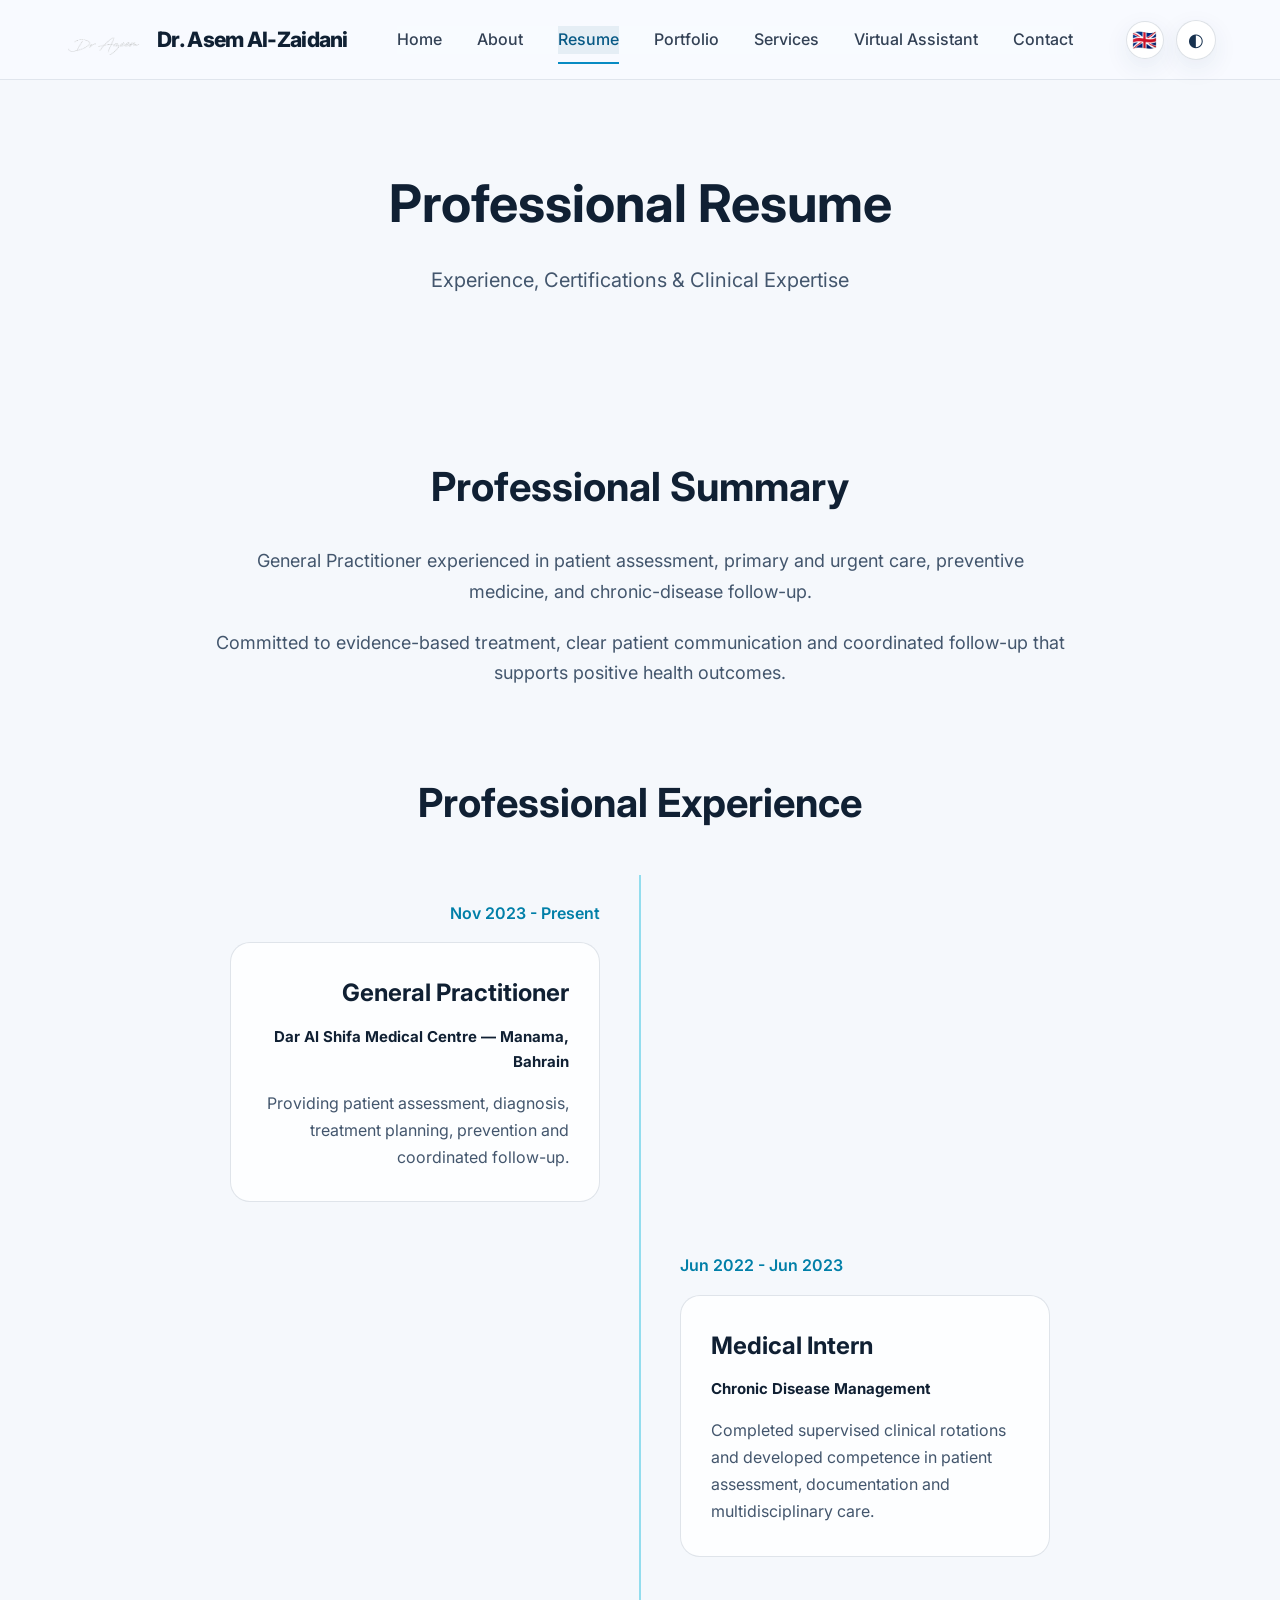
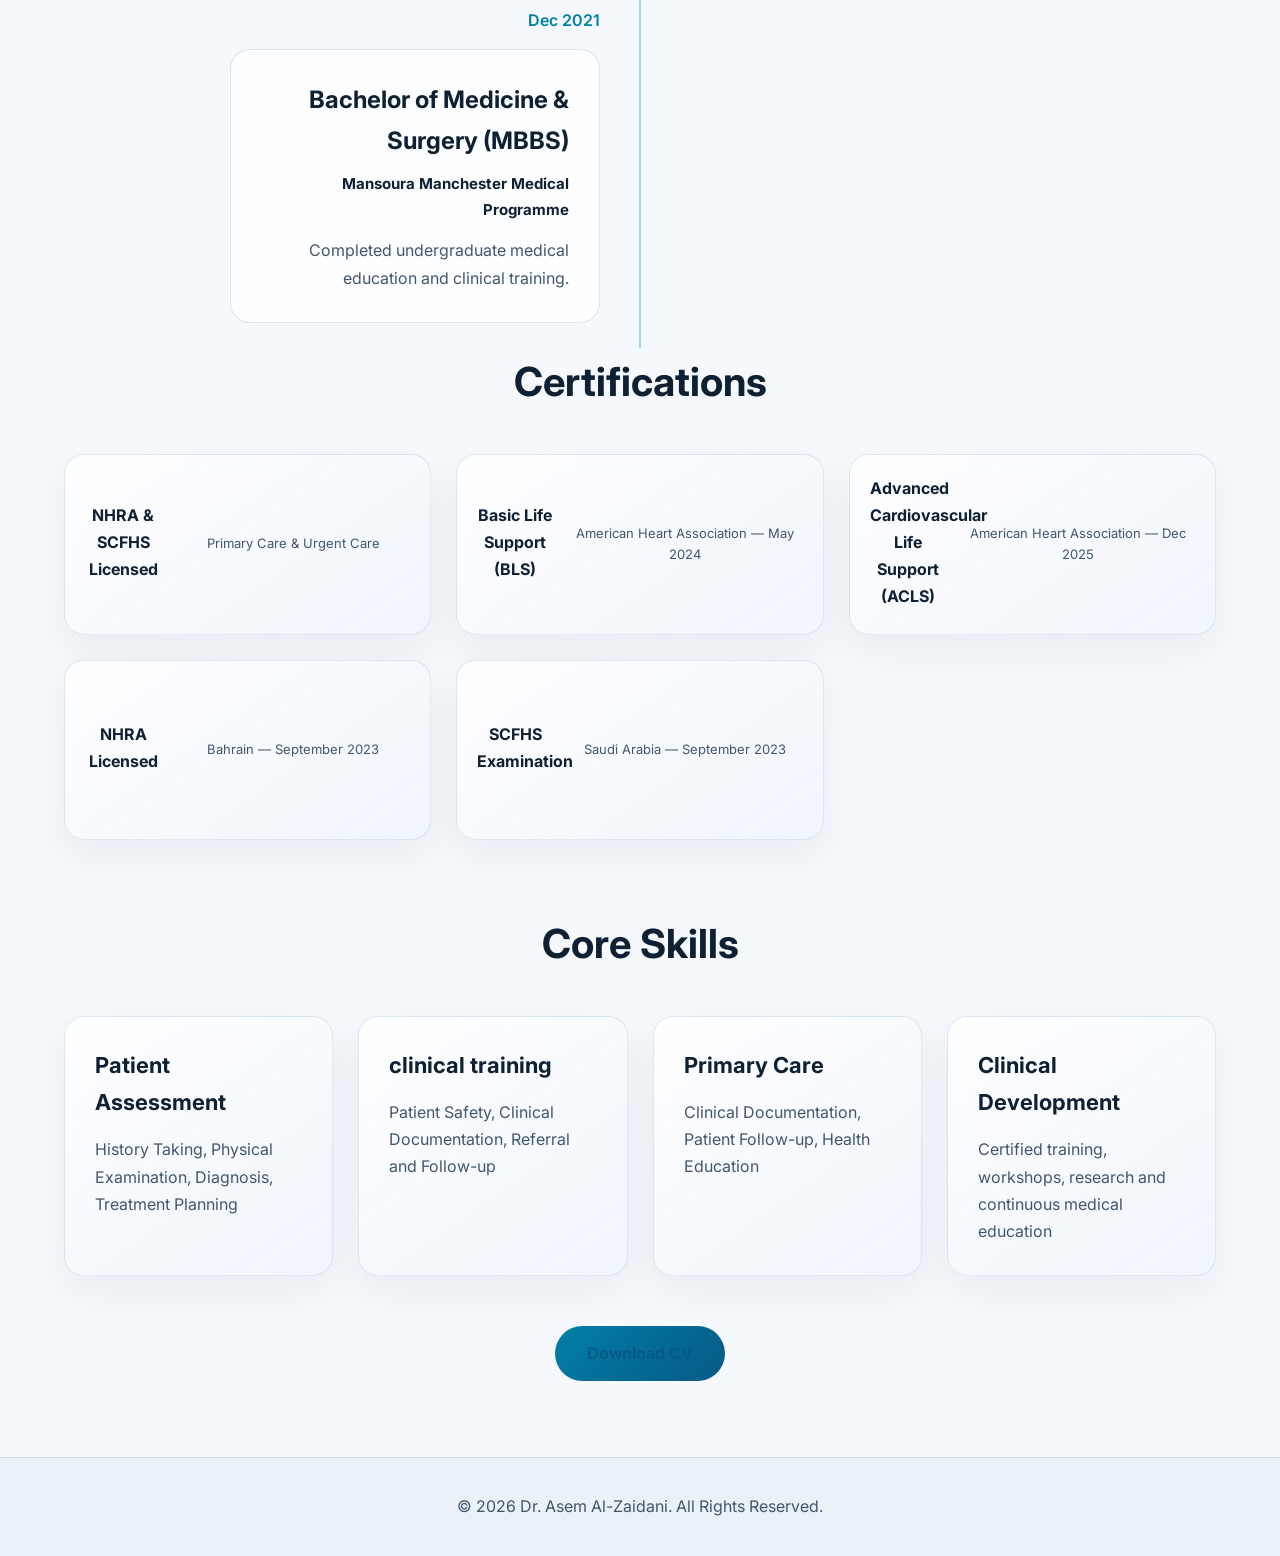
<file: resume.html>
<!DOCTYPE html>
<html lang="en" dir="ltr">

<head>

<meta charset="UTF-8">
<meta name="viewport" content="width=device-width, initial-scale=1.0">

<title>Resume | Dr. Asem Al-Zaidani</title>

<meta name="description" content="Professional Resume of Dr. Asem Al-Zaidani - General Practitioner">

<link rel="stylesheet" href="assets/css/style.css?v=11">
<link rel="stylesheet" href="assets/css/animations.css?v=11">
<link rel="stylesheet" href="assets/css/responsive.css?v=11">

</head>


<body class="theme-light">


<!-- Header -->

<header class="header">

<div class="container">


<a href="index.html" class="logo" aria-label="Dr. Asem Al-Zaidani">
<img class="logo-signature" src="assets/images/signature.png" alt="Dr. Asem Al-Zaidani Signature">
<span class="logo-name">Dr. Asem Al-Zaidani</span>
</a>


<nav class="nav">

<a href="index.html">Home</a>
<a href="about.html">About</a>
<a href="resume.html" class="active">Resume</a>
<a href="portfolio.html">Portfolio</a>
<a href="services.html">Services</a>
<a href="assistant.html">
Virtual Assistant
</a>

<a href="contact.html">
Contact
</a>

</nav>


<button class="menu-toggle">
☰
</button>


</div>

</header>




<!-- Page Header -->

<section class="page-header">

<div class="container">

<h1>
Professional Resume
</h1>

<p>
Experience, Certifications & Clinical Expertise
</p>

</div>

</section>





<!-- Resume Summary -->

<section class="resume-section">


<div class="container">


<div class="resume-intro reveal">


<h2>
Professional Summary
</h2>


<p>
General Practitioner experienced in patient assessment,
primary and urgent care, preventive medicine,
and chronic-disease follow-up.
</p>


<p>
Committed to evidence-based treatment, clear patient communication
and coordinated follow-up that supports positive health outcomes.
</p>


</div>




<!-- Experience Timeline -->


<h2 class="section-title">
Professional Experience
</h2>



<div class="timeline">



<div class="timeline-item reveal">


<div class="timeline-date">
Nov 2023 - Present
</div>


<div class="timeline-content">

<h3>
General Practitioner
</h3>


<h4>
Dar Al Shifa Medical Centre — Manama, Bahrain
</h4>


<p>
Providing patient assessment, diagnosis, treatment planning,
prevention and coordinated follow-up.
</p>

</div>


</div>





<div class="timeline-item reveal">


<div class="timeline-date">
Jun 2022 - Jun 2023
</div>


<div class="timeline-content">

<h3>
Medical Intern
</h3>


<h4>
Chronic Disease Management
</h4>


<p>
Completed supervised clinical rotations and developed competence in patient assessment, documentation and multidisciplinary care.
</p>

</div>


</div>





<div class="timeline-item reveal">


<div class="timeline-date">
Dec 2021
</div>


<div class="timeline-content">

<h3>
Bachelor of Medicine & Surgery (MBBS)
</h3>


<h4>
Mansoura Manchester Medical Programme
</h4>


<p>
Completed undergraduate medical education and clinical training.
</p>

</div>


</div>



</div>





<!-- Certifications -->


<h2 class="section-title">
Certifications
</h2>



<div class="certifications-grid">


<div class="certificate-card">

<h3>
NHRA & SCFHS Licensed
</h3>

<p>
Primary Care & Urgent Care
</p>

</div>



<div class="certificate-card">

<h3>
Basic Life Support (BLS)
</h3>

<p>
American Heart Association — May 2024
</p>

</div>




<div class="certificate-card">

<h3>
Advanced Cardiovascular Life Support (ACLS)
</h3>

<p>
American Heart Association — Dec 2025
</p>

</div>




<div class="certificate-card">

<h3>
NHRA Licensed
</h3>

<p>
Bahrain — September 2023
</p>

</div>




<div class="certificate-card">

<h3>
SCFHS Examination
</h3>

<p>
Saudi Arabia — September 2023
</p>

</div>



</div>







<!-- Skills -->


<h2 class="section-title">
Core Skills
</h2>



<div class="skills-grid">


<div class="skill-card">
<h3>
Patient Assessment
</h3>
<p>
History Taking, Physical Examination, Diagnosis, Treatment Planning
</p>
</div>



<div class="skill-card">
<h3>
clinical training
</h3>
<p>
Patient Safety, Clinical Documentation, Referral and Follow-up
</p>
</div>



<div class="skill-card">
<h3>
Primary Care
</h3>
<p>
Clinical Documentation, Patient Follow-up, Health Education
</p>
</div>



<div class="skill-card">
<h3>
Clinical Development
</h3>
<p>
Certified training, workshops, research and continuous medical education
</p>
</div>



</div>






<div class="resume-download">


<a href="assets/files/CV.pdf" class="btn" target="_blank">
Download CV
</a>


</div>




</div>


</section>







<footer class="footer">

<div class="container">

<p>
© 2026 Dr. Asem Al-Zaidani. All Rights Reserved.
</p>

</div>

</footer>



<script src="assets/js/main.js?v=11"></script>


</body>

</html>
</file>
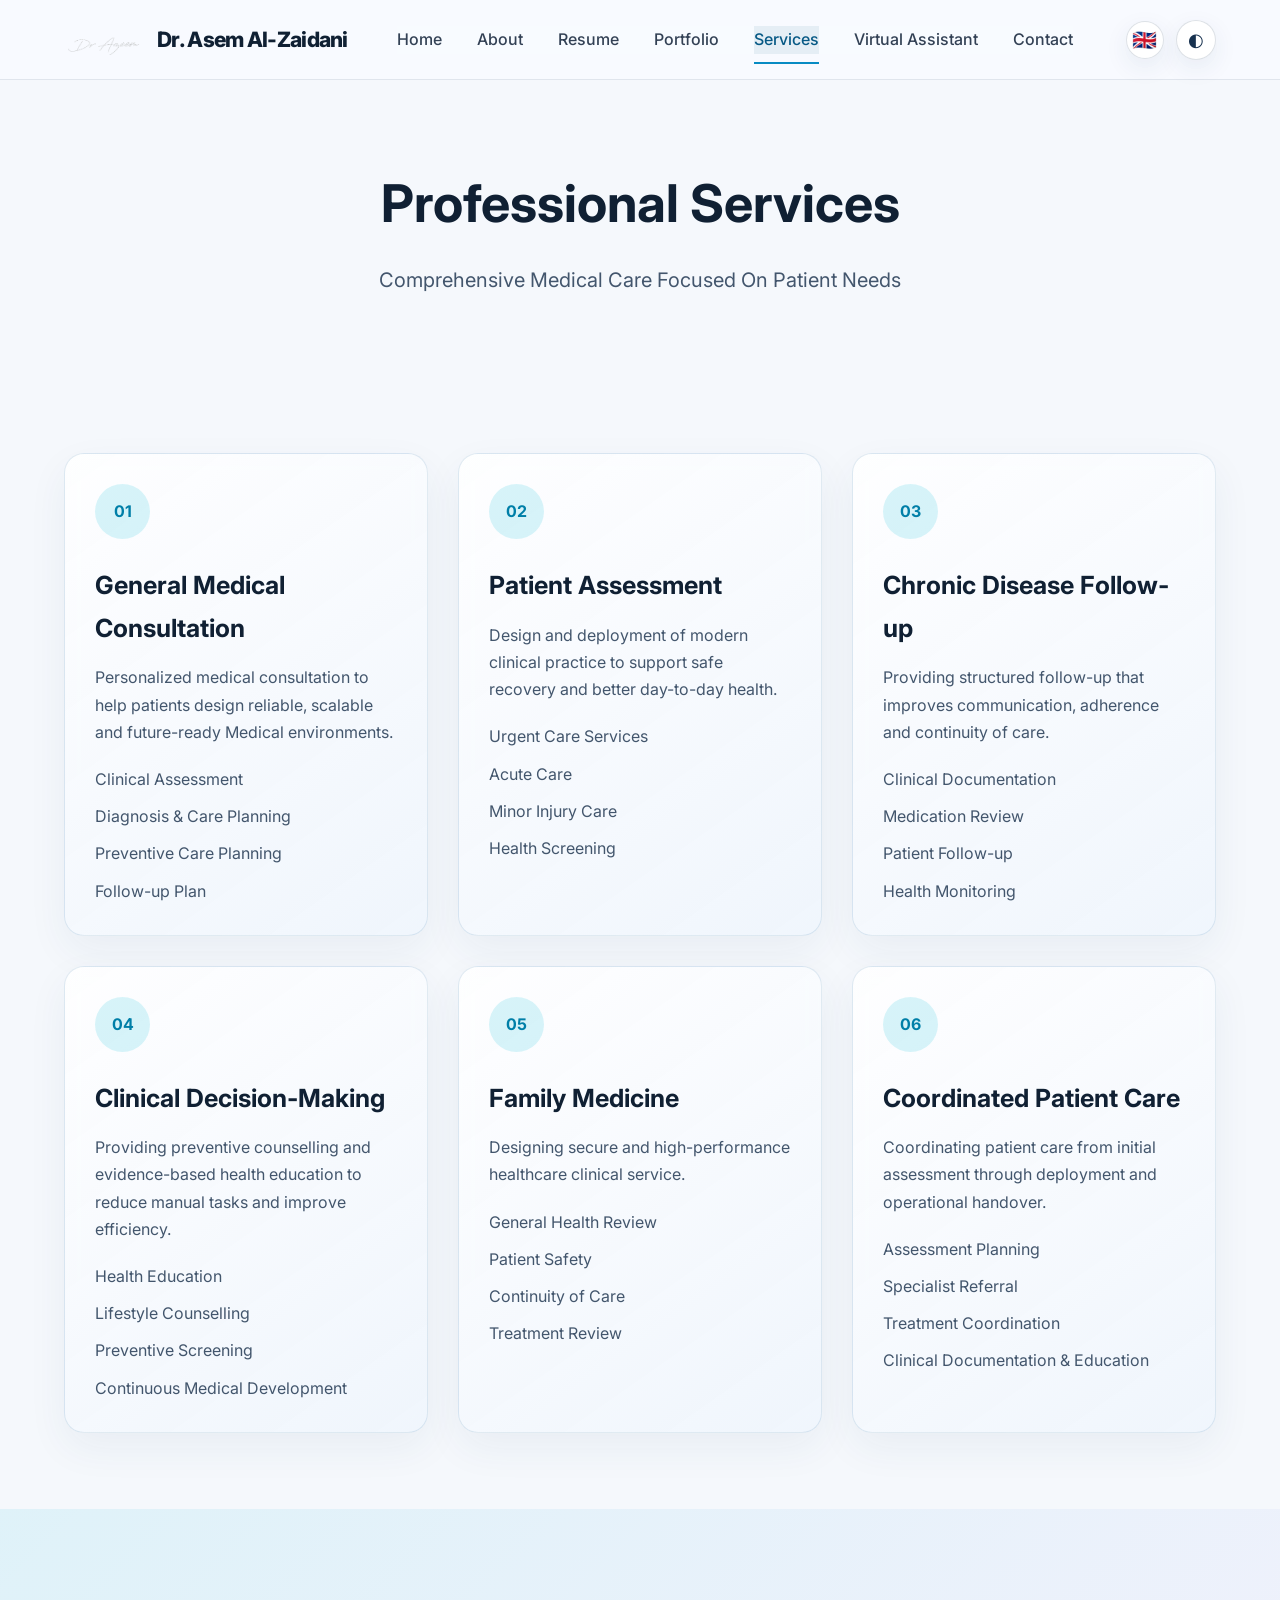
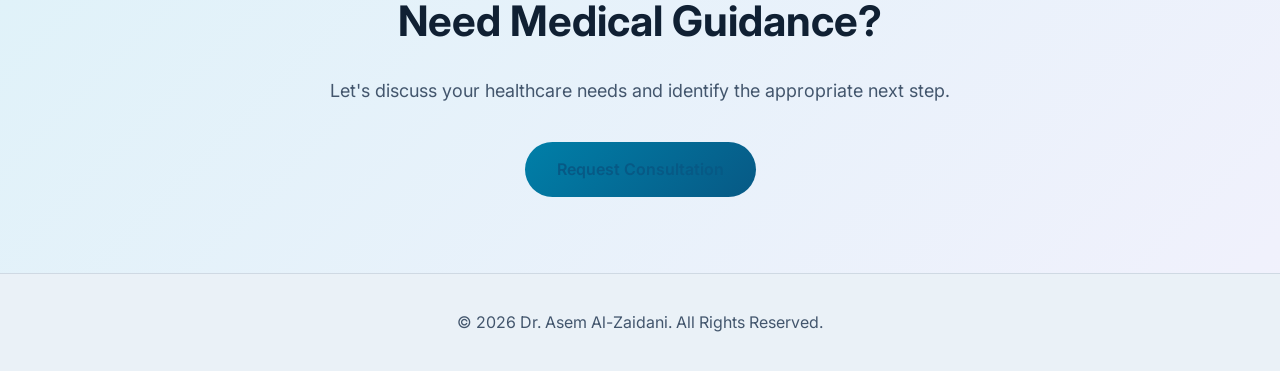
<file: services.html>
<!DOCTYPE html>
<html lang="en" dir="ltr">

<head>

<meta charset="UTF-8">
<meta name="viewport" content="width=device-width, initial-scale=1.0">

<title>Services | Dr. Asem Al-Zaidani</title>

<meta name="description" content="Primary care, urgent care, preventive medicine and patient consultation services">

<link rel="stylesheet" href="assets/css/style.css?v=11">
<link rel="stylesheet" href="assets/css/animations.css?v=11">
<link rel="stylesheet" href="assets/css/responsive.css?v=11">

</head>



<body class="theme-light">



<!-- Header -->

<header class="header">

<div class="container">


<a href="index.html" class="logo" aria-label="Dr. Asem Al-Zaidani">
<img class="logo-signature" src="assets/images/signature.png" alt="Dr. Asem Al-Zaidani Signature">
<span class="logo-name">Dr. Asem Al-Zaidani</span>
</a>



<nav class="nav">

<a href="index.html">Home</a>
<a href="about.html">About</a>
<a href="resume.html">Resume</a>
<a href="portfolio.html">Portfolio</a>
<a href="services.html" class="active">Services</a>
<a href="assistant.html">
Virtual Assistant
</a>

<a href="contact.html">
Contact
</a>

</nav>


<button class="menu-toggle">
☰
</button>



</div>

</header>







<!-- Page Header -->


<section class="page-header">


<div class="container">


<h1>
Professional Services
</h1>


<p>
Comprehensive Medical Care Focused On Patient Needs
</p>


</div>


</section>








<!-- Services -->

<section class="services-section">


<div class="container">



<div class="services-grid">






<!-- Service 1 -->


<div class="service-card reveal">


<div class="service-icon">
01
</div>


<h2>
General Medical Consultation
</h2>


<p>

Personalized medical consultation to help patients
design reliable, scalable and future-ready Medical environments.

</p>


<ul>

<li>
Clinical Assessment
</li>

<li>
Diagnosis & Care Planning
</li>

<li>
Preventive Care Planning
</li>

<li>
Follow-up Plan
</li>


</ul>


</div>









<!-- Service 2 -->


<div class="service-card reveal">


<div class="service-icon">
02
</div>


<h2>
Patient Assessment
</h2>


<p>

Design and deployment of modern clinical practice
to support safe recovery and better day-to-day health.

</p>


<ul>

<li>
Urgent Care Services
</li>

<li>
Acute Care
</li>

<li>
Minor Injury Care
</li>

<li>
Health Screening
</li>


</ul>


</div>









<!-- Service 3 -->


<div class="service-card reveal">


<div class="service-icon">
03
</div>


<h2>
Chronic Disease Follow-up
</h2>


<p>

Providing structured follow-up that improves communication, adherence and continuity of care.

</p>


<ul>

<li>
Clinical Documentation
</li>

<li>
Medication Review
</li>

<li>
Patient Follow-up
</li>

<li>
Health Monitoring
</li>


</ul>


</div>









<!-- Service 4 -->


<div class="service-card reveal">


<div class="service-icon">
04
</div>


<h2>
Clinical Decision-Making
</h2>


<p>

Providing preventive counselling and evidence-based health education
to reduce manual tasks and improve efficiency.

</p>


<ul>

<li>
Health Education
</li>

<li>
Lifestyle Counselling
</li>

<li>
Preventive Screening
</li>

<li>
Continuous Medical Development
</li>


</ul>


</div>









<!-- Service 5 -->


<div class="service-card reveal">


<div class="service-icon">
05
</div>


<h2>
Family Medicine
</h2>


<p>

Designing secure and high-performance healthcare
clinical service.

</p>


<ul>

<li>
General Health Review
</li>

<li>
Patient Safety
</li>

<li>
Continuity of Care
</li>

<li>
Treatment Review
</li>


</ul>


</div>









<!-- Service 6 -->


<div class="service-card reveal">


<div class="service-icon">
06
</div>


<h2>
Coordinated Patient Care
</h2>


<p>

Coordinating patient care from initial assessment through
deployment and operational handover.

</p>


<ul>

<li>
Assessment Planning
</li>

<li>
Specialist Referral
</li>

<li>
Treatment Coordination
</li>

<li>
Clinical Documentation & Education
</li>


</ul>


</div>







</div>


</div>


</section>







<!-- CTA -->


<section class="cta-section">


<div class="container">


<h2>
Need Medical Guidance?
</h2>


<p>

Let's discuss your healthcare needs and identify
the appropriate next step.

</p>


<a href="contact.html" class="btn">
Request Consultation
</a>


</div>


</section>







<footer class="footer">


<div class="container">


<p>
© 2026 Dr. Asem Al-Zaidani. All Rights Reserved.
</p>


</div>


</footer>







<script src="assets/js/main.js?v=11"></script>


</body>


</html>
</file>
<file: assets/css/style.css>
@import url('https://fonts.googleapis.com/css2?family=Inter:wght@400;500;600;700;800&display=swap');


/* ==============================
   ROOT VARIABLES
============================== */

:root {

    --primary-color: #00b4d8;
    --secondary-color: #0077b6;

    --dark-bg: #07111f;
    --section-bg: #0b1728;

    --card-bg: rgba(255,255,255,0.05);

    --text-color: #f1f5f9;
    --muted-color: #94a3b8;

    --border-color: rgba(255,255,255,0.1);

    --transition: all .3s ease;

    --container-width: 1200px;

}





/* ==============================
   RESET
============================== */


* {

    margin:0;
    padding:0;
    box-sizing:border-box;

}



html {

    scroll-behavior:smooth;

}



body {

    font-family:'Inter',sans-serif;

    background:var(--dark-bg);

    color:var(--text-color);

    line-height:1.7;

}



img {

    max-width:100%;

    display:block;

}



a {

    text-decoration:none;

    color:inherit;

}



ul {

    list-style:none;

}





/* ==============================
   CONTAINER
============================== */


.container {

    width:90%;

    max-width:var(--container-width);

    margin:auto;

}





/* ==============================
   HEADER
============================== */


.header {

    position:fixed;

    top:0;

    left:0;

    width:100%;

    z-index:999;

    background:rgba(7,17,31,.75);

    backdrop-filter:blur(15px);

    border-bottom:1px solid var(--border-color);

}





.header .container {

    height:80px;

    display:flex;

    align-items:center;

    justify-content:space-between;

}





.logo {
    display:flex;
    align-items:center;
    gap:12px;
    font-size:30px;
    font-weight:800;
    letter-spacing:-1px;
    white-space:nowrap;
}

.logo-signature{
    width:82px;
    height:48px;
    object-fit:contain;
    object-position:center;
    flex:0 0 auto;
    filter:drop-shadow(0 0 8px rgba(255,255,255,.12));
}

.logo-name span { color:var(--primary-color); }





/* Navigation */


.nav {

    display:flex;

    gap:35px;

}



.nav a {

    position:relative;

    color:var(--muted-color);

    font-weight:500;

    transition:var(--transition);

}



.nav a:hover,
.nav a.active {

    color:white;

}



.nav a.active::after {


    content:"";

    position:absolute;

    bottom:-10px;

    left:0;

    width:100%;

    height:2px;

    background:var(--primary-color);


}





.menu-toggle {

    display:none;

    background:none;

    border:none;

    color:white;

    font-size:28px;

    cursor:pointer;

}







/* ==============================
   BUTTONS
============================== */


.btn {


    display:inline-flex;

    align-items:center;

    justify-content:center;

    padding:14px 32px;

    border-radius:50px;

    background:linear-gradient(
        135deg,
        var(--primary-color),
        var(--secondary-color)
    );

    color:white;

    font-weight:600;

    transition:var(--transition);

    border:none;

    cursor:pointer;

}



.btn:hover {

    transform:translateY(-3px);

    box-shadow:0 10px 30px rgba(0,180,216,.35);

}



.btn.secondary {


    background:transparent;

    border:1px solid var(--border-color);


}






/* ==============================
   PAGE HEADER
============================== */


.page-header {


    padding-top:160px;

    padding-bottom:80px;

    text-align:center;


}



.page-header h1 {


    font-size:52px;

    margin-bottom:15px;


}



.page-header p {

    color:var(--muted-color);

    font-size:20px;

}






/* ==============================
   SECTION COMMON
============================== */


section {
    padding:84px 0;
}



.section-title {


    text-align:center;

    font-size:40px;

    margin-bottom:60px;


}




/* ==============================
   CARD STYLE
============================== */


.skill-card,
.service-card,
.project-card,
.stat-card,
.certificate-card {


    background:var(--card-bg);

    border:1px solid var(--border-color);

    border-radius:20px;

    padding:30px;

    backdrop-filter:blur(10px);

    transition:var(--transition);


}



.skill-card:hover,
.service-card:hover,
.project-card:hover {


    transform:translateY(-8px);

    border-color:var(--primary-color);


}

/* ==============================
   HERO SECTION
============================== */


.hero {

    min-height:calc(100svh - 80px);

    height:calc(100svh - 80px);

    display:flex;

    align-items:center;

    padding:80px 0 24px;

    position:relative;

    overflow:hidden;

}



.hero::before {


    content:"";

    position:absolute;

    width:500px;

    height:500px;

    right:-150px;

    top:100px;

    background:rgba(0,180,216,.15);

    filter:blur(120px);

    border-radius:50%;


}



.hero-grid {


    display:grid;

    grid-template-columns:minmax(0,1fr) minmax(340px,450px);

    align-items:center;

    gap:clamp(32px,5vw,80px);


}



.badge {


    display:inline-block;

    padding:8px 20px;

    border-radius:30px;

    background:rgba(0,180,216,.12);

    border:1px solid rgba(0,180,216,.3);

    color:var(--primary-color);

    font-size:14px;

    margin-bottom:25px;


}



.hero-content h1 {


    font-size:clamp(48px,5.1vw,72px);

    line-height:1.1;

    letter-spacing:-3px;

    margin-bottom:10px;


}



.hero-content h2 {


    font-size:clamp(24px,2.25vw,32px);

    color:var(--primary-color);

    margin-bottom:25px;


}



.hero-content p {


    max-width:600px;

    color:var(--muted-color);

    font-size:clamp(16px,1.25vw,18px);

    margin-bottom:30px;


}



.hero-buttons {


    display:flex;

    gap:20px;

}





/*==================================================
HERO IMAGE
==================================================*/

.hero-right{

    display:flex;

    justify-content:center;

    position:relative;

}

.image-box{

    width:480px;

    height:620px;

    position:relative;

    border-radius:40px;

    overflow:hidden;

    background:#fff;

    box-shadow:0 35px 80px rgba(15,23,42,.10);

}

.image-box img{

    width:100%;

    height:100%;

    object-fit:cover;

}


/* ==============================
   STATISTICS
============================== */


.stats {

    padding:40px 0;

}



.stats-grid {


    display:grid;

    grid-template-columns:repeat(4,1fr);

    gap:25px;


}



.stat-card {


    text-align:center;


}



.stat-card h2 {


    font-size:42px;

    color:var(--primary-color);

    margin-bottom:10px;


}



.stat-card p {


    color:var(--muted-color);


}







/* ==============================
   SKILLS / EXPERTISE
============================== */


.skills-grid {


    display:grid;

    grid-template-columns:repeat(4,1fr);

    gap:25px;


}



.skill-card h3 {


    font-size:22px;

    margin-bottom:15px;


}



.skill-card p {


    color:var(--muted-color);

}







/* ==============================
   ABOUT PAGE
============================== */


.about-section {


    padding-top:50px;


}



.about-grid {


    display:grid;

    grid-template-columns:400px 1fr;

    gap:70px;

    align-items:center;


}



.about-image img {


    border-radius:25px;

    border:1px solid var(--border-color);


}




.about-content h2 {


    font-size:42px;

    margin-bottom:25px;


}



.about-content p {


    color:var(--muted-color);

    margin-bottom:20px;


}





.about-info {


    display:grid;

    grid-template-columns:repeat(2,1fr);

    gap:20px;

    margin-top:35px;


}



.about-info div {


    background:var(--card-bg);

    border:1px solid var(--border-color);

    padding:20px;

    border-radius:15px;


}



.about-info strong {


    display:block;

    color:white;

    margin-bottom:8px;


}



.about-info span {


    color:var(--muted-color);


}

/* ==============================
   PORTFOLIO SECTION
============================== */


.portfolio-grid {


    display:grid;

    grid-template-columns:repeat(2,1fr);

    gap:35px;


}



.project-card {


    overflow:hidden;

    padding:0;


}



.project-image {


    height:280px;

    overflow:hidden;


}



.project-image img {


    width:100%;

    height:100%;

    object-fit:cover;

    transition:var(--transition);


}



.project-card:hover .project-image img {


    transform:scale(1.08);


}



.project-content {


    padding:30px;


}



.project-category {


    display:inline-block;

    color:var(--primary-color);

    font-size:14px;

    margin-bottom:15px;


}



.project-content h2 {


    font-size:28px;

    margin-bottom:15px;


}



.project-content p {


    color:var(--muted-color);

    margin-bottom:20px;


}



.project-content ul {


    display:flex;

    flex-direction:column;

    gap:10px;


}



.project-content li {


    color:#cbd5e1;

    position:relative;

    padding-left:20px;


}



.project-content li::before {


    content:"✓";

    position:absolute;

    left:0;

    color:var(--primary-color);


}








/* ==============================
   FEATURED PROJECTS
============================== */


.project-preview {


    display:grid;

    grid-template-columns:repeat(2,1fr);

    gap:30px;

    margin-bottom:40px;


}



.project-preview div {


    padding:35px;

    background:var(--card-bg);

    border:1px solid var(--border-color);

    border-radius:20px;


}



.project-preview h3 {


    font-size:26px;

    margin-bottom:15px;


}



.project-preview p {


    color:var(--muted-color);


}








/* ==============================
   SERVICES
============================== */


.services-grid {


    display:grid;

    grid-template-columns:repeat(3,1fr);

    gap:30px;


}



.service-card {


    position:relative;


}



.service-icon {


    width:55px;

    height:55px;

    display:flex;

    align-items:center;

    justify-content:center;

    border-radius:50%;

    background:rgba(0,180,216,.15);

    color:var(--primary-color);

    font-weight:700;

    margin-bottom:25px;


}



.service-card h2 {


    font-size:25px;

    margin-bottom:15px;


}



.service-card p {


    color:var(--muted-color);

    margin-bottom:20px;


}



.service-card ul {


    display:flex;

    flex-direction:column;

    gap:10px;


}



.service-card li {


    color:#cbd5e1;

}







/* ==============================
   CONTACT SECTION
============================== */


.contact-grid {


    display:grid;

    grid-template-columns:1fr 1fr;

    gap:60px;


}



.contact-info h2,
.contact-form h2 {


    font-size:36px;

    margin-bottom:25px;


}



.contact-info p {


    color:var(--muted-color);

    margin-bottom:35px;


}



.contact-item {


    margin-bottom:25px;


}



.contact-item h3 {


    font-size:16px;

    color:var(--primary-color);

    margin-bottom:5px;


}



.contact-item a {


    color:white;


}



.contact-actions {


    display:flex;

    gap:15px;

    margin-top:30px;


}







/* FORM */


.contact-form {


    background:var(--card-bg);

    padding:40px;

    border-radius:25px;

    border:1px solid var(--border-color);


}



.form-group {


    margin-bottom:20px;


}



.form-group label {


    display:block;

    margin-bottom:8px;


}



.form-group input,
.form-group textarea {


    width:100%;

    padding:15px 20px;

    background:rgba(255,255,255,.05);

    border:1px solid var(--border-color);

    border-radius:12px;

    color:white;

    font-family:inherit;


}



.form-group input:focus,
.form-group textarea:focus {


    outline:none;

    border-color:var(--primary-color);


}







/* ==============================
   CTA SECTION
============================== */


.cta-section {


    text-align:center;

    background:

    linear-gradient(
        135deg,
        rgba(0,180,216,.15),
        transparent
    );


}



.cta-section h2 {


    font-size:42px;

    margin-bottom:20px;


}



.cta-section p {


    color:var(--muted-color);

    margin-bottom:35px;

    font-size:18px;


}






/* ==============================
   FOOTER
============================== */


.footer {


    padding:35px 0;

    border-top:1px solid var(--border-color);

    text-align:center;


}



.footer p {


    color:var(--muted-color);

}

/* ==============================
   RESUME SECTION
============================== */


.resume-section {


    padding-top:40px;


}



.resume-intro {


    max-width:850px;

    margin:0 auto 80px;

    text-align:center;


}



.resume-intro h2 {


    font-size:40px;

    margin-bottom:25px;


}



.resume-intro p {


    color:var(--muted-color);

    margin-bottom:20px;

    font-size:18px;


}







/* ==============================
   TIMELINE
============================== */


.timeline {


    position:relative;

    max-width:900px;

    margin:auto;


}



.timeline::before {


    content:"";

    position:absolute;

    left:50%;

    top:0;

    bottom:0;

    width:2px;

    background:rgba(0,180,216,.4);

    transform:translateX(-50%);


}



.timeline-item {


    position:relative;

    width:50%;

    padding:25px 40px;


}



.timeline-item:nth-child(odd) {


    left:0;

    text-align:right;


}



.timeline-item:nth-child(even) {


    left:50%;


}




.timeline-date {


    color:var(--primary-color);

    font-weight:600;

    margin-bottom:15px;


}



.timeline-content {


    background:var(--card-bg);

    border:1px solid var(--border-color);

    padding:30px;

    border-radius:20px;


}



.timeline-content h3 {


    font-size:24px;

    margin-bottom:10px;


}



.timeline-content h4 {


    color:var(--primary-color);

    margin-bottom:15px;

    font-size:15px;


}



.timeline-content p {


    color:var(--muted-color);


}









/* ==============================
   CERTIFICATIONS
============================== */


.certifications-grid {


    display:grid;

    grid-template-columns:repeat(3,1fr);

    gap:25px;

    margin-bottom:70px;


}



.certificate-card {


    text-align:center;


}



.certificate-card h3 {


    font-size:22px;

    margin-bottom:10px;


}



.certificate-card p {


    color:var(--muted-color);


}









/* ==============================
   RESUME DOWNLOAD
============================== */


.resume-download {


    text-align:center;

    margin-top:50px;


}








/* ==============================
   REVEAL ANIMATION SUPPORT
============================== */


.reveal {


    opacity:0;

    transform:translateY(40px);

    transition:

    opacity .8s ease,

    transform .8s ease;


}



.reveal.active {


    opacity:1;

    transform:translateY(0);


}








/* ==============================
   GLASS EFFECT ENHANCEMENT
============================== */


.skill-card,
.service-card,
.project-card,
.stat-card,
.certificate-card,
.contact-form {


    box-shadow:

    0 20px 40px rgba(0,0,0,.25);


}








/* ==============================
   CUSTOM SCROLLBAR
============================== */


::-webkit-scrollbar {


    width:10px;


}



::-webkit-scrollbar-track {


    background:#050b14;


}



::-webkit-scrollbar-thumb {


    background:var(--primary-color);

    border-radius:20px;


}








/* ==============================
   SELECTION COLOR
============================== */


::selection {


    background:var(--primary-color);

    color:white;


}







/* ==============================
   SMOOTH IMAGE STYLE
============================== */


img {


    user-select:none;


}

/* ==============================
   HEADER BRAND / LOGO
============================== */

.logo{
    display:inline-flex;
    align-items:center;
    gap:11px;
}

.logo-mark{
    width:42px;
    height:42px;
    display:inline-flex;
    align-items:center;
    justify-content:center;
    border:1px solid rgba(0,180,216,.45);
    border-radius:12px;
    background:linear-gradient(145deg,rgba(0,180,216,.18),rgba(0,119,182,.08));
    color:var(--primary-color);
    font-size:14px;
    font-weight:800;
    letter-spacing:-1px;
    box-shadow:0 8px 25px rgba(0,180,216,.12);
}

.logo-name{
    font-size:32px;
    font-weight:800;
    letter-spacing:-1px;
}

.logo-name > span{
    color:var(--primary-color);
}


/* ==============================
   HERO POSITION + INTRO MOTION
============================== */

.hero-grid{
    position:relative;
    top:-8px;
}

.hero-intro-text{
    animation:heroTextEntrance 1.25s cubic-bezier(.16,1,.3,1) both;
    will-change:transform,opacity,filter;
}

.hero-intro-image{
    animation:heroImageEntrance 1.35s cubic-bezier(.16,1,.3,1) .08s both;
    will-change:transform,opacity,filter;
}

.hero-intro-image img{
    width:min(100%,450px);
    height:auto;
    max-height:calc(100svh - 110px);
    object-fit:contain;
    margin-left:auto;
    animation:heroImageFloat 6s ease-in-out 1.45s infinite;
}

@keyframes heroTextEntrance{
    0%{
        opacity:0;
        transform:translate3d(-120vw,0,0);
        filter:blur(16px);
    }
    65%{
        opacity:.95;
        filter:blur(2px);
    }
    100%{
        opacity:1;
        transform:translate3d(0,0,0);
        filter:blur(0);
    }
}

@keyframes heroImageEntrance{
    0%{
        opacity:0;
        transform:translate3d(120vw,0,0) scale(.94);
        filter:blur(18px);
    }
    65%{
        opacity:.95;
        filter:blur(2px);
    }
    100%{
        opacity:1;
        transform:translate3d(0,0,0) scale(1);
        filter:blur(0);
    }
}

@keyframes heroImageFloat{
    0%,100%{ transform:translateY(0); }
    50%{ transform:translateY(-12px); }
}


/* ==============================
   LOADER
============================== */

#loader{
    position:fixed;
    inset:0;
    display:flex;
    flex-direction:column;
    align-items:center;
    justify-content:center;
    gap:18px;
    background:var(--dark-bg);
    z-index:10000;
    transition:opacity .7s ease, visibility .7s ease;
}

.loader-circle{
    width:58px;
    height:58px;
    border-radius:50%;
    border:3px solid rgba(255,255,255,.10);
    border-top-color:var(--primary-color);
    animation:loaderSpin .9s linear infinite;
}

.loader-text{
    color:#fff;
    font-size:14px;
    font-weight:700;
    letter-spacing:5px;
}

@keyframes loaderSpin{
    to{transform:rotate(360deg);}
}


/* ==============================
   FLOATING BACKGROUND SHAPES
============================== */

.shape{
    position:fixed;
    pointer-events:none;
    z-index:0;
    opacity:0;
}

.square{
    background:linear-gradient(145deg,rgba(0,180,216,.10),rgba(0,119,182,.025));
    border:1px solid rgba(0,180,216,.12);
    border-radius:14px;
    backdrop-filter:blur(5px);
    box-shadow:0 15px 45px rgba(0,0,0,.08);
    animation:shapeFloat 9s ease-in-out infinite;
}

.s1{width:70px;height:70px;top:13%;right:8%;animation-delay:.2s;}
.s2{width:110px;height:110px;left:4%;top:24%;animation-delay:1.1s;}
.s3{width:52px;height:52px;right:31%;top:57%;animation-delay:2s;}
.s4{width:82px;height:82px;left:14%;bottom:13%;animation-delay:3s;}
.s5{width:46px;height:46px;right:10%;bottom:17%;animation-delay:4s;}
.s6{width:125px;height:125px;left:46%;top:9%;animation-delay:1.8s;}

.circle{
    border-radius:50%;
    background:rgba(0,180,216,.035);
    border:1px solid rgba(0,180,216,.07);
}

.c1{width:230px;height:230px;right:-90px;top:-80px;}
.c2{width:160px;height:160px;left:-70px;bottom:-70px;}

.blur{
    border-radius:50%;
    filter:blur(70px);
}

.b1{width:240px;height:240px;background:rgba(0,180,216,.08);right:18%;top:23%;}
.b2{width:210px;height:210px;background:rgba(0,119,182,.07);left:12%;bottom:16%;}

@keyframes shapeFloat{
    0%{
        opacity:0;
        transform:translateY(-35px) rotate(-12deg);
    }
    15%{opacity:1;}
    50%{transform:translateY(22px) rotate(18deg);}
    100%{
        opacity:.75;
        transform:translateY(-35px) rotate(38deg);
    }
}


/* ==============================
   COUNTER CARDS
============================== */

.stat-card{
    position:relative;
    overflow:hidden;
}

.stat-card::before{
    content:"";
    position:absolute;
    width:110px;
    height:110px;
    right:-55px;
    top:-55px;
    border-radius:50%;
    background:rgba(0,180,216,.08);
}

.stat-card h2{
    min-height:58px;
    display:flex;
    align-items:center;
    justify-content:center;
    gap:2px;
    position:relative;
    z-index:1;
}

.counter{
    font-variant-numeric:tabular-nums;
}

.counter-suffix{
    font-size:.78em;
}

.stat-card-brand h2{
    margin-bottom:10px;
}

.stat-brand{
    width:34px;
    height:34px;
    margin:0 auto 7px;
    display:flex;
    align-items:center;
    justify-content:center;
    border-radius:9px;
    color:#fff;
    background:linear-gradient(135deg,var(--primary-color),var(--secondary-color));
    font-size:17px;
    font-weight:800;
    box-shadow:0 8px 22px rgba(0,180,216,.25);
}


/* ==============================
   EXPERIENCE INTERACTION
============================== */

.experience-card{cursor:pointer;user-select:none;transition:transform .35s ease,border-color .35s ease,box-shadow .35s ease;}
.experience-card:hover,.experience-card:focus-visible{transform:translateY(-6px);border-color:rgba(0,180,216,.55);box-shadow:0 20px 55px rgba(0,0,0,.28);outline:none;}
.experience-card::after{content:'Click to explore';position:absolute;bottom:13px;left:50%;transform:translateX(-50%);font-size:10px;letter-spacing:.8px;text-transform:uppercase;color:rgba(148,163,184,.7);}
.experience-modal{position:fixed;inset:0;z-index:2000;display:grid;place-items:center;padding:24px;opacity:0;visibility:hidden;pointer-events:none;transition:opacity .35s ease,visibility .35s ease;}
.experience-modal.open{opacity:1;visibility:visible;pointer-events:auto;}
.experience-backdrop{position:absolute;inset:0;background:rgba(3,10,20,.72);backdrop-filter:blur(8px);}
.experience-dialog{position:relative;width:min(760px,100%);max-height:min(82svh,760px);overflow:auto;padding:clamp(28px,4vw,46px);border:1px solid rgba(0,180,216,.25);border-radius:28px;background:linear-gradient(145deg,rgba(11,23,40,.98),rgba(7,17,31,.98));box-shadow:0 35px 100px rgba(0,0,0,.45);transform:translateY(24px) scale(.97);transition:transform .45s cubic-bezier(.16,1,.3,1);}
.experience-modal.open .experience-dialog{transform:translateY(0) scale(1);}
.experience-close{position:absolute;top:16px;right:18px;width:38px;height:38px;border:1px solid var(--border-color);border-radius:50%;background:rgba(255,255,255,.04);color:#fff;font-size:25px;line-height:1;cursor:pointer;}
.experience-kicker{color:var(--primary-color);font-size:12px;font-weight:800;letter-spacing:2px;text-transform:uppercase;}
.experience-dialog h2{margin:8px 45px 10px 0;font-size:clamp(30px,4vw,46px);line-height:1.1;}
.experience-lead{color:var(--muted-color);max-width:650px;}
.experience-timeline{display:grid;gap:14px;margin-top:28px;}
.experience-timeline article{display:grid;grid-template-columns:42px 1fr;gap:15px;align-items:start;padding:18px;border:1px solid var(--border-color);border-radius:18px;background:rgba(255,255,255,.035);opacity:0;transform:translateY(12px);}
.experience-modal.open .experience-timeline article{animation:experienceItemIn .5s cubic-bezier(.16,1,.3,1) forwards;}
.experience-modal.open .experience-timeline article:nth-child(2){animation-delay:.06s}.experience-modal.open .experience-timeline article:nth-child(3){animation-delay:.12s}.experience-modal.open .experience-timeline article:nth-child(4){animation-delay:.18s}
.experience-timeline article > span{width:36px;height:36px;display:grid;place-items:center;border-radius:10px;background:rgba(0,180,216,.12);border:1px solid rgba(0,180,216,.25);color:var(--primary-color);font-size:11px;font-weight:800;}
.experience-timeline h3{font-size:17px;margin-bottom:3px}.experience-timeline p{color:var(--muted-color);font-size:14px;}
@keyframes experienceItemIn{to{opacity:1;transform:translateY(0)}}

/* ==============================
   MOTION ACCESSIBILITY
============================== */

@media(prefers-reduced-motion:reduce){
    .hero-intro-text,
    .hero-intro-image,
    .hero-intro-image img,
    .shape{
        animation:none !important;
    }
}

/* ==============================
   FLOATING SHAPES LAYERING
============================== */

.header,
.hero > .container,
section > .container,
.footer > .container{
    position:relative;
    z-index:1;
}


@media (min-width:993px) and (max-height:850px){.hero{padding-top:72px;padding-bottom:14px}.hero-grid{top:-4px}.hero-content h1{font-size:clamp(44px,4.8vw,64px)}.hero-content p{margin-bottom:24px}.hero-intro-image img{max-height:calc(100svh - 96px)}}
@media (max-width:992px){.hero{height:auto;min-height:auto;padding:105px 0 55px}.hero-grid{top:0;gap:26px}.hero-image{order:-1}.hero-intro-image img{width:min(62vw,330px);max-height:46svh;margin:auto}.hero-content h1{font-size:clamp(42px,7vw,56px)}}
@media (max-width:600px){.hero{padding:92px 0 45px}.hero-grid{gap:18px}.hero-intro-image img{width:min(70vw,280px);max-height:40svh}.hero-content p{margin-bottom:24px}.experience-card::after{font-size:9px}.experience-modal{padding:14px}.experience-dialog{padding:28px 18px 20px;border-radius:22px}}
@media (min-width:1400px){.hero-grid{grid-template-columns:minmax(0,1fr) minmax(390px,500px)}}
body.modal-open{overflow:hidden}

/* =========================================================
   INTERACTIVE STATS / PROJECTS / CERTIFICATES / COMPANIES
   ========================================================= */
.stats-grid{
    grid-template-columns:repeat(5,minmax(0,1fr));
    gap:18px;
}

.interactive-stat{
    cursor:pointer;
    user-select:none;
    transition:transform .35s ease,border-color .35s ease,box-shadow .35s ease,background .35s ease;
}
.interactive-stat:hover,.interactive-stat:focus-visible{
    transform:translateY(-7px);
    border-color:rgba(0,180,216,.52);
    box-shadow:0 22px 55px rgba(0,0,0,.24);
    outline:none;
}
.interactive-stat[aria-expanded="true"]{
    border-color:rgba(0,180,216,.65);
    box-shadow:0 24px 65px rgba(0,180,216,.12);
}
.stat-hint{
    display:block;
    margin-top:10px;
    color:rgba(148,163,184,.62);
    font-size:9px;
    letter-spacing:.75px;
    text-transform:uppercase;
    opacity:.8;
}

.logo-name{
    white-space:nowrap;
    font-size:clamp(18px,1.65vw,28px);
    font-weight:800;
    letter-spacing:-.7px;
}

.interactive-modal{
    position:fixed;
    inset:0;
    z-index:2000;
    display:grid;
    place-items:center;
    padding:22px;
    opacity:0;
    visibility:hidden;
    pointer-events:none;
    transition:opacity .3s ease,visibility .3s ease;
}
.interactive-modal.open{opacity:1;visibility:visible;pointer-events:auto;}
.modal-backdrop{
    position:absolute;
    inset:0;
    background:rgba(3,10,20,.76);
    backdrop-filter:blur(7px);
}
.interactive-dialog{
    position:relative;
    z-index:1;
    width:min(780px,100%);
    max-height:min(86svh,800px);
    overflow:auto;
    padding:clamp(26px,4vw,46px);
    border:1px solid rgba(0,180,216,.25);
    border-radius:28px;
    background:linear-gradient(145deg,rgba(11,23,40,.98),rgba(7,17,31,.99));
    box-shadow:0 35px 110px rgba(0,0,0,.5);
    transform:translateY(20px) scale(.975);
    transition:transform .42s cubic-bezier(.16,1,.3,1);
}
.interactive-modal.open .interactive-dialog{transform:translateY(0) scale(1);}
.wide-dialog{width:min(1080px,100%);}
.modal-close{
    position:absolute;top:14px;right:16px;width:38px;height:38px;border:1px solid var(--border-color);
    border-radius:50%;background:rgba(255,255,255,.04);color:#fff;font-size:24px;line-height:1;cursor:pointer;
    transition:transform .25s ease,background .25s ease;
}
.modal-close:hover{transform:rotate(90deg);background:rgba(0,180,216,.12);}
.modal-kicker{color:var(--primary-color);font-size:11px;font-weight:800;letter-spacing:2px;text-transform:uppercase;}
.interactive-dialog h2{margin:8px 48px 10px 0;font-size:clamp(28px,4vw,44px);line-height:1.1;}
.modal-lead{color:var(--muted-color);max-width:850px;}
.timeline-list{display:grid;gap:12px;margin-top:24px;}
.timeline-list article{
    display:grid;grid-template-columns:40px 1fr;gap:14px;align-items:start;padding:17px;
    border:1px solid var(--border-color);border-radius:17px;background:rgba(255,255,255,.035);
    opacity:0;transform:translateY(10px);
}
.interactive-modal.open .timeline-list article{animation:modalItemIn .45s cubic-bezier(.16,1,.3,1) forwards;}
.interactive-modal.open .timeline-list article:nth-child(2){animation-delay:.05s}
.interactive-modal.open .timeline-list article:nth-child(3){animation-delay:.10s}
.interactive-modal.open .timeline-list article:nth-child(4){animation-delay:.15s}
.timeline-list article>span{
    width:34px;height:34px;display:grid;place-items:center;border-radius:9px;
    background:rgba(0,180,216,.12);border:1px solid rgba(0,180,216,.24);color:var(--primary-color);font-size:10px;font-weight:800;
}
.timeline-list h3,.certificate-card h3,.gallery-card h3,.company-info h3{margin-bottom:3px;font-size:16px;}
.timeline-list p,.certificate-card p,.gallery-card p,.company-info p{color:var(--muted-color);font-size:13px;line-height:1.65;}

.horizontal-gallery{
    display:flex;
    gap:16px;
    overflow-x:auto;
    overscroll-behavior-inline:contain;
    scroll-snap-type:x mandatory;
    scrollbar-width:thin;
    padding:6px 2px 16px;
    margin-top:22px;
    cursor:grab;
    -webkit-overflow-scrolling:touch;
}
.horizontal-gallery:active{cursor:grabbing;}
.horizontal-gallery::-webkit-scrollbar{height:5px;}
.gallery-card{
    flex:0 0 min(300px,78vw);
    min-height:330px;
    scroll-snap-align:start;
    overflow:hidden;
    border:1px solid var(--border-color);
    border-radius:20px;
    background:rgba(255,255,255,.035);
    transition:transform .3s ease,border-color .3s ease;
}
.gallery-card:hover{transform:translateY(-5px);border-color:rgba(0,180,216,.42);}
.gallery-card>img{width:100%;height:160px;object-fit:cover;display:block;}
.gallery-card>div:last-child{padding:18px;}
.gallery-card span,.certificate-card span{display:block;color:var(--primary-color);font-size:10px;font-weight:800;letter-spacing:1px;text-transform:uppercase;margin-bottom:6px;}
.gallery-icon{
    height:160px;display:grid;place-items:center;
    font-size:30px;font-weight:900;letter-spacing:2px;color:var(--primary-color);
    background:radial-gradient(circle at 50% 40%,rgba(0,180,216,.16),transparent 60%),rgba(255,255,255,.025);
    border-bottom:1px solid var(--border-color);
}
.gallery-controls{display:flex;align-items:center;justify-content:center;gap:14px;color:var(--muted-color);font-size:11px;margin-top:2px;}
.gallery-arrow{
    width:38px;height:38px;border:1px solid var(--border-color);border-radius:50%;background:rgba(255,255,255,.04);color:#fff;cursor:pointer;
    transition:background .25s ease,transform .25s ease;
}
.gallery-arrow:hover{background:rgba(0,180,216,.12);transform:translateY(-2px);}
.modal-footer-link{text-align:center;margin-top:22px;}

.certificate-gallery{
    display:flex;
    gap:15px;
    overflow-x:auto;
    scroll-snap-type:x mandatory;
    scrollbar-width:thin;
    margin-top:22px;
    padding:5px 2px 15px;
}
.certificate-card{
    flex:0 0 min(330px,80vw);
    min-height:180px;
    scroll-snap-align:start;
    display:grid;
    grid-template-columns:76px 1fr;
    gap:15px;
    align-items:center;
    padding:20px;
    border:1px solid var(--border-color);
    border-radius:20px;
    background:rgba(255,255,255,.035);
    transition:transform .3s ease,border-color .3s ease;
}
.certificate-card:hover{transform:translateY(-5px);border-color:rgba(0,180,216,.42);}
.certificate-logo{
    width:68px;height:68px;border-radius:18px;display:grid;place-items:center;
    border:1px solid rgba(0,180,216,.2);background:rgba(0,180,216,.08);color:var(--primary-color);font-size:22px;font-weight:900;
}
.wildix-logo{background:linear-gradient(145deg,#173f5d,#0d2942);color:#fff;}
.certificate-placeholder{border-style:dashed;opacity:.8;}

.company-timeline{position:relative;margin-top:28px;padding:5px 0;}
.company-timeline::before{content:"";position:absolute;left:95px;top:10px;bottom:10px;width:1px;background:linear-gradient(to bottom,transparent,rgba(0,180,216,.5),transparent);}
.company-timeline article{display:grid;grid-template-columns:80px 30px 1fr;gap:14px;align-items:center;min-height:100px;position:relative;}
.company-year{font-size:12px;font-weight:900;color:var(--primary-color);text-align:right;text-transform:uppercase;letter-spacing:.5px;}
.company-line{width:11px;height:11px;border-radius:50%;background:var(--primary-color);box-shadow:0 0 0 6px rgba(0,180,216,.08);z-index:1;justify-self:center;}
.company-info{display:grid;grid-template-columns:62px 1fr;column-gap:14px;align-items:center;padding:14px 16px;border:1px solid var(--border-color);border-radius:16px;background:rgba(255,255,255,.03);}
.company-info img{grid-row:span 2;width:58px;height:42px;object-fit:contain;border-radius:8px;background:rgba(255,255,255,.94);padding:5px;}
.company-info h3{align-self:end;}.company-info p{align-self:start;}

@keyframes modalItemIn{to{opacity:1;transform:translateY(0)}}

@media (max-width:1200px){
    .stats-grid{grid-template-columns:repeat(3,minmax(0,1fr));}
}
@media (max-width:700px){
    .stats-grid{grid-template-columns:repeat(2,minmax(0,1fr));gap:12px;}
    .stat-hint{font-size:8px;}
    .interactive-modal{padding:12px;}
    .interactive-dialog{padding:26px 16px 20px;border-radius:22px;max-height:90svh;}
    .wide-dialog{width:100%;}
    .company-timeline::before{left:72px;}
    .company-timeline article{grid-template-columns:58px 28px 1fr;gap:9px;}
    .company-info{grid-template-columns:1fr;gap:7px;}
    .company-info img{grid-row:auto;}
}
@media (max-width:430px){
    .stats-grid{grid-template-columns:1fr 1fr;}
    .stat-card h2{font-size:28px;}
    .stat-card p{font-size:12px;}
    .logo{gap:8px;}.logo-mark{width:38px;height:38px;}.logo-name{font-size:17px;}
}
@media(prefers-reduced-motion:reduce){
    .interactive-dialog,.interactive-stat,.gallery-card,.certificate-card,.gallery-arrow{transition:none!important;}
    .interactive-modal.open .timeline-list article{animation:none!important;opacity:1;transform:none;}
}


/* =========================================================
   Companies / Organizations Logo Marquee
   ========================================================= */
.companies-marquee-section {
  position: relative;
  padding: 76px 0 84px;
  overflow: hidden;
  border-top: 1px solid rgba(255,255,255,.055);
  border-bottom: 1px solid rgba(255,255,255,.055);
  background:
    radial-gradient(circle at 50% 40%, rgba(44, 114, 255, .055), transparent 42%),
    linear-gradient(180deg, rgba(4,10,24,.38), rgba(2,7,18,.68));
}

.companies-marquee-heading {
  text-align: center;
  max-width: 760px;
  margin: 0 auto 34px;
}

.companies-marquee-heading .section-kicker {
  display: inline-block;
  margin-bottom: 10px;
  color: #79a8ff;
  font-size: .72rem;
  font-weight: 700;
  letter-spacing: .18em;
  text-transform: uppercase;
}

.companies-marquee-heading .section-title {
  margin-bottom: 10px;
}

.companies-marquee-heading p {
  margin: 0 auto;
  max-width: 650px;
  color: rgba(232,239,255,.66);
  font-size: .94rem;
  line-height: 1.7;
}

.companies-marquee {
  position: relative;
  width: 100%;
  overflow: hidden;
  padding: 8px 0 12px;
  -webkit-mask-image: linear-gradient(to right, transparent 0, #000 7%, #000 93%, transparent 100%);
  mask-image: linear-gradient(to right, transparent 0, #000 7%, #000 93%, transparent 100%);
}

.companies-marquee-track {
  display: flex;
  align-items: center;
  width: max-content;
  gap: 20px;
  animation: companiesMarquee 42s linear infinite;
  will-change: transform;
}

.company-logo-item {
  flex: 0 0 210px;
  width: 210px;
}

.company-logo-link {
  position: relative;
  display: flex;
  align-items: center;
  justify-content: center;
  width: 210px;
  height: 104px;
  padding: 18px 24px;
  border: 1px solid rgba(126,161,220,.17);
  border-radius: 18px;
  background: linear-gradient(145deg, rgba(20,31,54,.72), rgba(8,15,30,.82));
  box-shadow: inset 0 1px 0 rgba(255,255,255,.035), 0 10px 35px rgba(0,0,0,.14);
  transition: transform .28s ease, border-color .28s ease, box-shadow .28s ease, background .28s ease;
}

.company-logo-link::after {
  content: "";
  position: absolute;
  inset: 0;
  border-radius: inherit;
  background: radial-gradient(circle at 50% 0%, rgba(86,148,255,.13), transparent 62%);
  opacity: 0;
  transition: opacity .28s ease;
  pointer-events: none;
}

.company-logo-link img {
  display: block;
  width: 100%;
  height: 58px;
  object-fit: contain;
  object-position: center;
  filter: grayscale(1) saturate(.15) brightness(.82);
  opacity: .72;
  transition: filter .35s ease, opacity .35s ease, transform .35s ease;
}

.company-logo-link:hover,
.company-logo-link:focus-visible {
  transform: translateY(-4px);
  border-color: rgba(76,164,255,.55);
  background: linear-gradient(145deg, rgba(22,39,70,.88), rgba(10,18,36,.92));
  box-shadow: 0 14px 42px rgba(22,104,255,.14), inset 0 1px 0 rgba(255,255,255,.06);
  outline: none;
}

.company-logo-link:hover::after,
.company-logo-link:focus-visible::after {
  opacity: 1;
}

.company-logo-link:hover img,
.company-logo-link:focus-visible img {
  filter: grayscale(0) saturate(1) brightness(1);
  opacity: 1;
  transform: scale(1.035);
}

.companies-marquee:hover .companies-marquee-track {
  animation-play-state: paused;
}

@keyframes companiesMarquee {
  from { transform: translate3d(0, 0, 0); }
  to { transform: translate3d(calc(-50% - 10px), 0, 0); }
}

@media (max-width: 900px) {
  .companies-marquee-section { padding: 64px 0 70px; }
  .company-logo-item,
  .company-logo-link { width: 184px; }
  .company-logo-item { flex-basis: 184px; }
  .company-logo-link { height: 94px; padding: 16px 20px; }
  .company-logo-link img { height: 52px; }
  .companies-marquee-track { gap: 16px; animation-duration: 36s; }
}

@media (max-width: 600px) {
  .companies-marquee-section { padding: 54px 0 60px; }
  .companies-marquee-heading { margin-bottom: 26px; padding: 0 14px; }
  .companies-marquee-heading p { font-size: .86rem; }
  .company-logo-item,
  .company-logo-link { width: 158px; }
  .company-logo-item { flex-basis: 158px; }
  .company-logo-link { height: 82px; padding: 14px 16px; border-radius: 15px; }
  .company-logo-link img { height: 46px; }
  .companies-marquee-track { gap: 12px; animation-duration: 31s; }
}

@media (prefers-reduced-motion: reduce) {
  .companies-marquee-track { animation: none; }
  .company-logo-link,
  .company-logo-link img { transition: none; }
}

/* =========================================================
   CLIENTS / TRUSTED BY — DARK THEME MARQUEE
   ========================================================= */
.clients-trusted{position:relative;overflow:hidden;padding:78px 0 86px;background:radial-gradient(circle at 18% 45%,rgba(35,105,220,.12),transparent 34%),radial-gradient(circle at 82% 55%,rgba(126,70,255,.09),transparent 32%),linear-gradient(180deg,rgba(8,17,31,.58),rgba(7,17,31,.96));border-top:1px solid rgba(255,255,255,.055);border-bottom:1px solid rgba(255,255,255,.055)}
.clients-trusted::before,.clients-trusted::after{content:"";position:absolute;pointer-events:none;border-radius:20px;background:rgba(49,112,206,.06)}
.clients-trusted::before{width:190px;height:190px;top:-105px;left:4%;transform:rotate(12deg)}
.clients-trusted::after{width:145px;height:145px;right:8%;bottom:-78px;transform:rotate(-10deg)}
.clients-trusted-heading{position:relative;z-index:2;margin-bottom:34px;padding-left:2px}
.clients-label{display:block;margin-bottom:10px;color:rgba(221,231,246,.86);font-size:1.05rem;font-weight:500;letter-spacing:.02em}
.clients-trusted-heading h2{margin:0;color:#f5f8ff;font-size:clamp(3rem,5vw,5rem);line-height:.98;letter-spacing:-.045em;font-weight:800}
.clients-trusted-heading h2 span{color:transparent;-webkit-text-stroke:1.5px rgba(118,165,238,.68)}
.clients-marquee{position:relative;width:100%;overflow:hidden;padding:24px 0 18px;-webkit-mask-image:linear-gradient(to right,transparent 0,#000 7%,#000 93%,transparent 100%);mask-image:linear-gradient(to right,transparent 0,#000 7%,#000 93%,transparent 100%)}
.clients-marquee-track{display:flex;align-items:center;width:max-content;gap:34px;animation:clientsTrustedMarquee 52s linear infinite;will-change:transform}
.client-logo-item{flex:0 0 240px;width:240px;height:116px;display:flex;align-items:center;justify-content:center}
.client-logo-link{position:relative;display:flex;align-items:center;justify-content:center;width:240px;height:116px;padding:16px 22px;border:1px solid transparent;border-radius:18px;background:transparent;transition:transform .32s cubic-bezier(.22,.61,.36,1),border-color .32s ease,background .32s ease,box-shadow .32s ease}
.client-logo-link::after{content:"";position:absolute;inset:8px;border-radius:16px;background:radial-gradient(circle at 50% 50%,rgba(61,143,255,.12),transparent 70%);opacity:0;transition:opacity .32s ease;pointer-events:none}
.client-logo-link img{display:block;width:100%;height:72px;object-fit:contain;object-position:center;filter:grayscale(1) saturate(.06) brightness(.78);opacity:.66;transition:filter .38s ease,opacity .38s ease,transform .38s cubic-bezier(.22,.61,.36,1)}
.client-logo-link:hover,.client-logo-link:focus-visible{transform:translateY(-4px);border-color:rgba(83,155,255,.22);background:rgba(17,34,60,.24);box-shadow:0 12px 38px rgba(15,98,214,.08);outline:none}
.client-logo-link:hover::after,.client-logo-link:focus-visible::after{opacity:1}
.client-logo-link:hover img,.client-logo-link:focus-visible img{filter:grayscale(0) saturate(1) brightness(1);opacity:1;transform:scale(1.045)}
.clients-marquee:hover .clients-marquee-track{animation-play-state:paused}
@keyframes clientsTrustedMarquee{from{transform:translate3d(0,0,0)}to{transform:translate3d(calc(-50% - 17px),0,0)}}
@media (max-width:900px){.clients-trusted{padding:64px 0 72px}.clients-trusted-heading{margin-bottom:26px}.client-logo-item,.client-logo-link{width:200px}.client-logo-item{flex-basis:200px}.client-logo-link{height:100px;padding:14px 18px}.client-logo-link img{height:60px}.clients-marquee-track{gap:22px;animation-duration:43s}}
@media (max-width:600px){.clients-trusted{padding:54px 0 62px}.clients-trusted-heading{padding:0 6px;margin-bottom:22px}.clients-label{font-size:.94rem}.clients-trusted-heading h2{font-size:3.15rem}.client-logo-item,.client-logo-link{width:165px}.client-logo-item{flex-basis:165px;height:86px}.client-logo-link{height:86px;padding:10px 12px;border-radius:14px}.client-logo-link img{height:50px}.clients-marquee-track{gap:12px;animation-duration:35s}}
@media (prefers-reduced-motion:reduce){.clients-marquee-track{animation:none}.client-logo-link,.client-logo-link img{transition:none}}


/* ==============================
   LANGUAGE SWITCHER — CIRCULAR FLAG
   Physically fixed in the LTR header.
============================== */
.language-switcher{
    position:relative;
    display:inline-flex;
    align-items:center;
    justify-content:center;
    width:44px;
    height:44px;
    margin-left:18px;
    flex:0 0 44px;
    direction:ltr !important;
    z-index:1200;
}
.language-current{
    width:40px;
    height:40px;
    padding:0;
    display:grid;
    place-items:center;
    border:1px solid rgba(255,255,255,.18);
    border-radius:50%;
    background:rgba(10,22,40,.78);
    color:#fff;
    cursor:pointer;
    box-shadow:0 8px 24px rgba(0,0,0,.14);
    transition:transform .22s ease,border-color .22s ease,box-shadow .22s ease;
}
.language-current:hover,.language-current:focus-visible{
    transform:translateY(-1px) scale(1.03);
    border-color:rgba(72,166,255,.65);
    box-shadow:0 10px 30px rgba(28,119,255,.18);
    outline:none;
}
.language-current-flag{font-size:20px;line-height:1;display:block}
.language-menu{
    position:absolute;
    top:calc(100% + 10px);
    right:0;
    min-width:178px;
    padding:7px;
    display:grid;
    gap:3px;
    border:1px solid rgba(118,166,238,.2);
    border-radius:15px;
    background:rgba(7,17,31,.97);
    box-shadow:0 20px 55px rgba(0,0,0,.38);
    backdrop-filter:blur(18px);
    opacity:0;
    visibility:hidden;
    pointer-events:none;
    transform:translateY(-7px) scale(.98);
    transform-origin:top right;
    transition:opacity .18s ease,transform .18s ease,visibility .18s ease;
}
.language-switcher.open .language-menu{
    opacity:1;
    visibility:visible;
    pointer-events:auto;
    transform:translateY(0) scale(1);
}
.language-option{
    display:flex;
    align-items:center;
    gap:10px;
    width:100%;
    min-height:38px;
    padding:7px 10px;
    border:0;
    border-radius:9px;
    background:transparent;
    color:#dbe7f7;
    font:500 13px/1.2 Inter,sans-serif;
    text-align:left;
    cursor:pointer;
    transition:background .18s ease,color .18s ease,transform .18s ease;
}
.language-option:hover,.language-option:focus-visible,.language-option.active{
    background:rgba(55,132,235,.14);
    color:#fff;
    outline:none;
}
.language-option.active{box-shadow:inset 2px 0 0 #49a6ff}
.language-option-flag{font-size:19px;line-height:1;flex:0 0 20px}
.sr-only{position:absolute!important;width:1px!important;height:1px!important;padding:0!important;margin:-1px!important;overflow:hidden!important;clip:rect(0,0,0,0)!important;white-space:nowrap!important;border:0!important}

/* Arabic: content is RTL, layout geometry remains stable. */
.header .container,.header .nav,.header .logo,.language-switcher,.menu-toggle{direction:ltr!important}
html[dir="rtl"] body{direction:rtl}
html[dir="rtl"] .hero-content,
html[dir="rtl"] .page-header,
html[dir="rtl"] .about-content,
html[dir="rtl"] .service-card,
html[dir="rtl"] .project-content,
html[dir="rtl"] .resume-intro,
html[dir="rtl"] .timeline-content,
html[dir="rtl"] .contact-info,
html[dir="rtl"] .contact-form,
html[dir="rtl"] .cta-section{direction:rtl;text-align:right}
html[dir="rtl"] .section-title{text-align:center}
html[dir="rtl"] .hero-grid,
html[dir="rtl"] .stats-grid,
html[dir="rtl"] .skills-grid,
html[dir="rtl"] .clients-marquee,
html[dir="rtl"] .clients-marquee-track,
html[dir="rtl"] .client-logo-item,
html[dir="rtl"] .client-logo-link,
html[dir="rtl"] .company-timeline{direction:ltr}
html[dir="rtl"] .client-logo-link img{direction:ltr}
html[dir="rtl"] .clients-trusted-heading{text-align:right;padding-left:0;padding-right:2px}
html[dir="rtl"] .clients-trusted-heading h2{text-align:right}

/* More consistent vertical rhythm between major sections. */
section:not(.hero):not(.page-header){scroll-margin-top:90px}
.about-section,.resume-section,.expertise,.services-section,.portfolio-section,.contact-section,.clients-trusted,.cta-section{padding-top:84px;padding-bottom:84px}

/* Trusted By logos: larger, clearer, no surrounding boxes. */
.clients-trusted{padding-top:72px;padding-bottom:72px}
.clients-trusted-heading{margin-bottom:26px}
.clients-marquee{padding:20px 0 12px;direction:ltr!important}
.clients-marquee-track{direction:ltr!important;gap:46px;animation-duration:58s}
.client-logo-item{flex:0 0 270px;width:270px;height:126px;direction:ltr!important}
.client-logo-link{
    width:270px;height:126px;padding:8px 12px;
    border:0!important;border-radius:0!important;background:transparent!important;
    box-shadow:none!important;outline:none;
}
.client-logo-link::after{inset:10px;border-radius:50%;background:radial-gradient(circle,rgba(61,143,255,.14),transparent 68%)}
.client-logo-link img{
    width:100%;height:88px;max-width:100%;object-fit:contain;object-position:center;
    filter:grayscale(1) saturate(.05) brightness(.92) contrast(1.04);
    opacity:.84;
    transition:filter .38s ease,opacity .38s ease,transform .38s cubic-bezier(.22,.61,.36,1)
}
.client-logo-link:hover,.client-logo-link:focus-visible{transform:translateY(-5px);outline:none}
.client-logo-link:hover img,.client-logo-link:focus-visible img{filter:grayscale(0) saturate(1.08) brightness(1.03) contrast(1.02);opacity:1;transform:scale(1.08)}
.clients-marquee:hover .clients-marquee-track{animation-play-state:paused}
@media(max-width:992px){
    .language-switcher{margin-left:14px}
    .client-logo-item,.client-logo-link{width:225px}
    .client-logo-item{flex-basis:225px;height:112px}
    .client-logo-link{height:112px}
    .client-logo-link img{height:76px}
    .clients-marquee-track{gap:34px;animation-duration:48s}
}
@media(max-width:600px){
    .language-switcher{width:40px;height:40px;flex-basis:40px;margin-left:9px}
    .language-current{width:36px;height:36px}
    .language-current-flag{font-size:18px}
    .language-menu{right:-4px;min-width:168px}
    section:not(.hero):not(.page-header){scroll-margin-top:78px}
    .about-section,.resume-section,.expertise,.services-section,.portfolio-section,.contact-section,.clients-trusted,.cta-section{padding-top:64px;padding-bottom:64px}
    .clients-trusted{padding-top:56px;padding-bottom:58px}
    .clients-trusted-heading{margin-bottom:20px}
    .client-logo-item,.client-logo-link{width:180px}
    .client-logo-item{flex-basis:180px;height:92px}
    .client-logo-link{height:92px;padding:5px 8px}
    .client-logo-link img{height:66px}
    .clients-marquee-track{gap:22px;animation-duration:38s}
}
@media(prefers-reduced-motion:reduce){
    .language-menu{transition:none}
    .client-logo-link,.client-logo-link img{transition:none}
    .clients-marquee-track{animation:none}
}

/* V8 final polish */
.header-actions{display:flex;align-items:center;gap:9px;flex:0 0 auto;direction:ltr!important}.language-switcher{margin-left:0;z-index:9999}.theme-switcher{position:relative;width:44px;height:44px;display:grid;place-items:center;z-index:9999}.theme-current{width:40px;height:40px;border-radius:50%;border:1px solid rgba(255,255,255,.18);background:rgba(10,22,40,.78);color:#fff;display:grid;place-items:center;cursor:pointer;font-size:18px}.theme-current:hover,.theme-current:focus-visible{border-color:rgba(72,166,255,.65);box-shadow:0 10px 30px rgba(28,119,255,.18);outline:none}.header,.header .container{overflow:visible!important}.language-menu{z-index:10000;max-height:none!important;overflow:visible!important}
.expertise-heading{text-align:center;max-width:780px;margin:0 auto 38px}.expertise-heading .section-title{margin-bottom:9px}.section-kicker{display:block;color:var(--primary-color);font-size:12px;font-weight:800;letter-spacing:2.2px;text-transform:uppercase;margin-bottom:7px}.section-subtitle{color:var(--muted-color);max-width:700px;margin:auto}.expertise-grid{display:grid;grid-template-columns:repeat(2,minmax(0,1fr));gap:18px 28px;max-width:1120px;margin:auto}.expertise-card{position:relative;display:grid;grid-template-columns:68px minmax(0,1fr) 24px;align-items:center;gap:20px;min-height:150px;padding:24px;border:1px solid rgba(71,155,255,.28);border-radius:22px;background:linear-gradient(145deg,rgba(20,32,53,.78),rgba(8,16,31,.86));box-shadow:inset 0 1px 0 rgba(255,255,255,.035),0 16px 45px rgba(0,0,0,.12);backdrop-filter:blur(10px);cursor:pointer;opacity:0;transition:transform .68s cubic-bezier(.16,1,.3,1),opacity .48s ease,border-color .3s ease,box-shadow .3s ease}.expertise-from-left{transform:translate3d(-115vw,0,0)}.expertise-from-right{transform:translate3d(115vw,0,0)}.expertise-card.is-visible{opacity:1;transform:none}.expertise-card:nth-child(2){transition-delay:.08s}.expertise-card:nth-child(3){transition-delay:.14s}.expertise-card:nth-child(4){transition-delay:.20s}.expertise-card:hover,.expertise-card:focus-visible{transform:translateY(-5px)!important;border-color:rgba(76,164,255,.65);box-shadow:0 24px 70px rgba(0,98,210,.15);outline:none}.expertise-icon{width:64px;height:64px;border-radius:19px;display:grid;place-items:center;color:#69b7ff;background:radial-gradient(circle at 35% 25%,rgba(65,158,255,.34),rgba(18,62,115,.24));border:1px solid rgba(77,164,255,.34);font-size:11px;font-weight:900;letter-spacing:1px}.expertise-icon.purple{color:#b28cff;border-color:rgba(159,111,255,.35);background:radial-gradient(circle at 35% 25%,rgba(141,86,255,.35),rgba(58,31,116,.24))}.expertise-icon.cyan{color:#55e0ed;border-color:rgba(64,223,235,.34);background:radial-gradient(circle at 35% 25%,rgba(35,212,227,.34),rgba(15,88,101,.24))}.expertise-icon.violet{color:#9f8cff;border-color:rgba(137,113,255,.35);background:radial-gradient(circle at 35% 25%,rgba(112,85,255,.35),rgba(46,32,114,.24))}.expertise-copy h3{font-size:21px;margin-bottom:6px}.expertise-copy p{color:var(--muted-color);font-size:14px;line-height:1.65}.expertise-arrow{font-size:23px;color:var(--primary-color);transition:transform .25s ease}.expertise-card:hover .expertise-arrow{transform:translateX(4px)}.expertise-modal{position:fixed;inset:0;z-index:2100;display:grid;place-items:center;padding:24px;opacity:0;visibility:hidden;pointer-events:none;transition:opacity .3s ease}.expertise-modal.open{opacity:1;visibility:visible;pointer-events:auto}.expertise-modal-backdrop{position:absolute;inset:0;background:rgba(3,9,18,.76);backdrop-filter:blur(9px)}.expertise-dialog{position:relative;width:min(760px,100%);max-height:min(82svh,760px);overflow:auto;padding:clamp(28px,4vw,46px);border:1px solid rgba(0,180,216,.28);border-radius:28px;background:linear-gradient(145deg,rgba(11,23,40,.99),rgba(7,17,31,.99));box-shadow:0 35px 110px rgba(0,0,0,.48);transform:translateY(24px) scale(.97);transition:transform .45s cubic-bezier(.16,1,.3,1)}.expertise-modal.open .expertise-dialog{transform:none}.expertise-close{position:absolute;top:15px;right:17px;width:38px;height:38px;border:1px solid var(--border-color);border-radius:50%;background:rgba(255,255,255,.04);color:#fff;font-size:24px;cursor:pointer}.expertise-modal-kicker{color:var(--primary-color);font-size:12px;font-weight:800;letter-spacing:2px;text-transform:uppercase}.expertise-dialog h2{font-size:clamp(30px,4vw,46px);margin:8px 48px 12px 0}.expertise-modal-lead{color:var(--muted-color)}.expertise-modal-content{display:grid;gap:12px;margin-top:28px}.expertise-detail-item{display:grid;grid-template-columns:40px 1fr;gap:14px;align-items:center;padding:16px;border:1px solid var(--border-color);border-radius:16px;background:rgba(255,255,255,.035);opacity:0;transform:translateY(12px);animation:expertiseDetailIn .45s cubic-bezier(.16,1,.3,1) forwards;animation-delay:calc(var(--i)*.07s)}.expertise-detail-item span{width:34px;height:34px;border-radius:10px;display:grid;place-items:center;color:var(--primary-color);background:rgba(0,180,216,.09);border:1px solid rgba(0,180,216,.2);font-size:11px;font-weight:800}.expertise-detail-item p{font-size:14px}@keyframes expertiseDetailIn{to{opacity:1;transform:none}}
.clients-trusted-heading{text-align:center!important;padding:0!important}.clients-trusted-heading h2,.clients-trusted-heading .clients-label{text-align:center!important}.client-logo-link,.client-logo-link:hover,.client-logo-link:focus-visible{border:0!important;background:transparent!important;box-shadow:none!important}.cta-section{text-align:center!important}.cta-section .container{text-align:center!important;display:flex;flex-direction:column;align-items:center}.cta-section h2,.cta-section p{text-align:center!important}.about-section,.resume-section,.expertise,.services-section,.portfolio-section,.contact-section,.clients-trusted,.cta-section{padding-top:76px!important;padding-bottom:76px!important}.section-title{margin-bottom:38px}
/* light theme */
body.theme-light{--dark-bg:#f5f8fc;--section-bg:#edf3f9;--card-bg:rgba(255,255,255,.78);--text-color:#102033;--muted-color:#5d6c7f;--border-color:rgba(15,46,82,.12);background:#f5f8fc;color:#102033}body.theme-light .header{background:rgba(248,251,255,.84);border-bottom-color:rgba(15,46,82,.10)}body.theme-light .nav{background:#f8fbff}body.theme-light .nav a{color:#506176}body.theme-light .nav a:hover,body.theme-light .nav a.active{color:#0b4f87}body.theme-light .nav a.active::after{background:#078bc3}body.theme-light .menu-toggle{color:#102033}body.theme-light .theme-current,body.theme-light .language-current{background:rgba(255,255,255,.92);border-color:rgba(15,46,82,.14);color:#17314f;box-shadow:0 8px 24px rgba(22,64,108,.08)}body.theme-light .language-menu{background:rgba(255,255,255,.98);border-color:rgba(40,99,153,.16);box-shadow:0 20px 55px rgba(25,64,105,.16)}body.theme-light .language-option{color:#40546a}body.theme-light .language-option:hover,body.theme-light .language-option.active{background:rgba(49,141,220,.10);color:#123f69}body.theme-light .hero{background:radial-gradient(circle at 80% 45%,rgba(45,153,232,.10),transparent 30%)}body.theme-light .hero::before{background:rgba(0,180,216,.08)}body.theme-light .badge{background:rgba(0,180,216,.08);border-color:rgba(0,150,205,.2)}body.theme-light .skill-card,body.theme-light .service-card,body.theme-light .project-card,body.theme-light .stat-card,body.theme-light .certificate-card,body.theme-light .expertise-card{background:linear-gradient(145deg,rgba(255,255,255,.88),rgba(238,245,252,.84));border-color:rgba(35,99,151,.13);box-shadow:0 15px 40px rgba(31,73,110,.06)}body.theme-light .expertise-dialog,body.theme-light .experience-dialog,body.theme-light .interactive-dialog{background:linear-gradient(145deg,rgba(255,255,255,.99),rgba(239,246,252,.99));box-shadow:0 35px 100px rgba(28,61,95,.18);color:#102033}body.theme-light .expertise-close,body.theme-light .experience-close,body.theme-light .modal-close{color:#17314f;background:rgba(20,60,100,.04);border-color:rgba(15,46,82,.12)}body.theme-light .expertise-detail-item,body.theme-light .experience-timeline article,body.theme-light .gallery-card,body.theme-light .company-info{background:rgba(255,255,255,.72);border-color:rgba(15,46,82,.10)}body.theme-light .experience-backdrop,body.theme-light .modal-backdrop,body.theme-light .expertise-modal-backdrop{background:rgba(13,29,48,.38)}body.theme-light .clients-trusted{background:radial-gradient(circle at 18% 45%,rgba(35,105,220,.09),transparent 34%),radial-gradient(circle at 82% 55%,rgba(126,70,255,.07),transparent 32%),linear-gradient(180deg,#eef4fa,#f7faff);border-color:rgba(15,46,82,.08)}body.theme-light .clients-trusted-heading h2{color:#102033}body.theme-light .cta-section{background:linear-gradient(135deg,rgba(0,180,216,.09),rgba(126,70,255,.04))}body.theme-light .footer{background:#eaf1f7;color:#516174}
@media(max-width:700px){.header-actions{gap:5px}.theme-switcher{width:40px;height:40px;flex-basis:40px}.theme-current{width:36px;height:36px}.expertise-grid{grid-template-columns:1fr;gap:14px}.expertise-card{min-height:128px;grid-template-columns:56px minmax(0,1fr) 20px;padding:20px;gap:15px}.expertise-icon{width:54px;height:54px}.expertise-from-left{transform:translate3d(-105vw,0,0)}.expertise-from-right{transform:translate3d(105vw,0,0)}.expertise-card.is-visible{transform:none}.expertise-dialog{padding:28px 18px;border-radius:22px}.about-section,.resume-section,.expertise,.services-section,.portfolio-section,.contact-section,.clients-trusted,.cta-section{padding-top:54px!important;padding-bottom:54px!important}.logo-name{font-size:21px}.logo-signature{width:66px;height:42px}}
@media(prefers-reduced-motion:reduce){.expertise-card,.expertise-detail-item{animation:none!important;transition:none!important;transform:none!important;opacity:1!important}}

/* ============================== V9 FINAL STABILITY PATCH ==============================
   Language switching is logical; the physical header and horizontal marquees stay LTR.
   Expertise cards remain visible as a safe fallback if JavaScript is interrupted.
======================================================================================== */

/* Language menu: keep it above every hero/shape layer and fully clickable. */
.header,
.header .container,
.header-actions,
.language-switcher,
.language-menu { overflow: visible !important; }
.language-switcher { position: relative !important; z-index: 999999 !important; }
.language-menu { z-index: 1000000 !important; pointer-events: none; }
.language-switcher.open .language-menu { pointer-events: auto !important; }
.language-option { position: relative; z-index: 1000001; pointer-events: auto !important; }

/* Never mirror the visual order of the Trusted By section in Arabic. */
body.lang-ar .clients-trusted,
body.lang-ar .clients-trusted-heading,
body.lang-ar .clients-trusted-heading h2,
body.lang-ar .clients-trusted-heading .clients-label { direction: ltr !important; text-align: center !important; }
body.lang-ar .clients-marquee,
body.lang-ar .clients-marquee-track,
body.lang-ar .client-logo-item,
body.lang-ar .client-logo-link { direction: ltr !important; }

/* Core Expertise keeps the four-card physical arrangement in every language. */
.expertise,
.expertise-grid,
.expertise-card { direction: ltr !important; }
.expertise-copy { direction: rtl; text-align: left; }
.expertise-card .expertise-arrow { direction: ltr !important; }

/* Cards are visible by default. JS enables the cinematic entrance only when available. */
.expertise-card { opacity: 1; transform: none; }
body.expertise-motion-enabled .expertise-card.expertise-from-left { opacity: 0; transform: translate3d(-115vw,0,0); }
body.expertise-motion-enabled .expertise-card.expertise-from-right { opacity: 0; transform: translate3d(115vw,0,0); }
body.expertise-motion-enabled .expertise-card.is-visible { opacity: 1; transform: none; }

/* Arabic text alignment without reversing the entire document. */
body.lang-ar .hero-content,
body.lang-ar .page-header,
body.lang-ar .about-content,
body.lang-ar .service-card,
body.lang-ar .project-content,
body.lang-ar .resume-intro,
body.lang-ar .timeline-content,
body.lang-ar .contact-info,
body.lang-ar .contact-form { direction: rtl; text-align: right; }
body.lang-ar .section-title,
body.lang-ar .expertise-heading,
body.lang-ar .cta-section,
body.lang-ar .cta-section h2,
body.lang-ar .cta-section p { direction: rtl; text-align: center !important; }
body.lang-ar .hero-grid,
body.lang-ar .stats-grid,
body.lang-ar .skills-grid,
body.lang-ar .expertise-grid,
body.lang-ar .clients-marquee,
body.lang-ar .clients-marquee-track,
body.lang-ar .company-timeline { direction: ltr !important; }

/* The CTA is centered in every language. */
.cta-section,
.cta-section .container,
.cta-section h2,
.cta-section p { text-align: center !important; }

@media (max-width:700px) {
    body.expertise-motion-enabled .expertise-card.expertise-from-left { transform: translate3d(-105vw,0,0); }
    body.expertise-motion-enabled .expertise-card.expertise-from-right { transform: translate3d(105vw,0,0); }
}

@media (prefers-reduced-motion:reduce) {
    body.expertise-motion-enabled .expertise-card,
    body.expertise-motion-enabled .expertise-card.expertise-from-left,
    body.expertise-motion-enabled .expertise-card.expertise-from-right { opacity:1 !important; transform:none !important; transition:none !important; }
}


/* ==========================================================
   V10 FINAL STABILITY PATCH
   - Fixed header geometry
   - Reliable language dropdown
   - Arabic mirrors Home hero only
   - Four Core Expertise cards always visible
   - Gentle floating motion
   - No horizontal page drift
   - Image drag/copy deterrence
========================================================== */

/* Keep the navigation in its original position. */
html, body {
    width: 100%;
    max-width: 100%;
    overflow-x: hidden !important;
}

body {
    position: relative;
}

.header {
    position: fixed !important;
    top: 0 !important;
    left: 0 !important;
    right: 0 !important;
    width: 100% !important;
    height: 80px !important;
    margin: 0 !important;
    transform: none !important;
}

.header .container {
    height: 80px !important;
    min-height: 80px !important;
    margin-top: 0 !important;
    position: relative;
    display: flex !important;
    align-items: center !important;
}

.header .logo,
.header .nav,
.header .header-actions {
    align-self: center !important;
    transform: none !important;
}

.header .nav {
    position: static !important;
    top: auto !important;
    bottom: auto !important;
    margin: 0 !important;
}

/* Stable language menu: never changes header geometry. */
.header-actions {
    position: relative !important;
    z-index: 10000 !important;
    display: flex !important;
    align-items: center !important;
    justify-content: flex-end !important;
    height: 80px !important;
    flex: 0 0 auto !important;
    direction: ltr !important;
}

.language-switcher {
    position: relative !important;
    display: flex !important;
    align-items: center !important;
    width: 40px !important;
    height: 40px !important;
    z-index: 100000 !important;
}

.language-current {
    position: relative !important;
    z-index: 100001 !important;
    width: 38px !important;
    height: 38px !important;
    padding: 0 !important;
    margin: 0 !important;
    border-radius: 50% !important;
    display: grid !important;
    place-items: center !important;
}

.language-menu {
    position: absolute !important;
    top: calc(100% + 9px) !important;
    right: 0 !important;
    left: auto !important;
    min-width: 178px !important;
    z-index: 100002 !important;
    pointer-events: none !important;
}

.language-switcher.open .language-menu {
    pointer-events: auto !important;
}

.language-option {
    pointer-events: auto !important;
    cursor: pointer !important;
}

/* ==========================================================
   ARABIC HOME HERO ONLY
   Text stays on the right, portrait on the left.
   Everything below keeps its physical layout.
========================================================== */
body.lang-ar .hero-grid {
    direction: rtl !important;
}

body.lang-ar .hero-content {
    direction: rtl !important;
    text-align: right !important;
}

body.lang-ar .hero-buttons {
    direction: rtl !important;
    justify-content: flex-start !important;
}

body.lang-ar .hero-image {
    direction: ltr !important;
}

/* Mobile remains a clean vertical hero. */
@media (max-width: 992px) {
    body.lang-ar .hero-grid {
        direction: ltr !important;
    }
    body.lang-ar .hero-content {
        direction: rtl !important;
        text-align: right !important;
    }
    body.lang-ar .hero-buttons {
        direction: rtl !important;
    }
}

/* ==========================================================
   CORE EXPERTISE — FOUR CARDS, NO SIDE-ENTRY
========================================================== */
.expertise-grid {
    grid-template-columns: repeat(2, minmax(0, 1fr)) !important;
    gap: 18px 28px !important;
}

.expertise-card,
.expertise-card.expertise-from-left,
.expertise-card.expertise-from-right,
.expertise-card.is-visible {
    opacity: 1 !important;
    visibility: visible !important;
    transform: translate3d(0,0,0) !important;
    animation: expertiseGentleFloat 5.8s ease-in-out infinite !important;
    will-change: transform;
}

.expertise-card:nth-child(2) { animation-delay: -1.7s !important; }
.expertise-card:nth-child(3) { animation-delay: -3.2s !important; }
.expertise-card:nth-child(4) { animation-delay: -4.6s !important; }

.expertise-card:hover,
.expertise-card:focus-visible {
    transform: translate3d(0,-5px,0) !important;
}

@keyframes expertiseGentleFloat {
    0%, 100% { transform: translate3d(0,0,0); }
    50% { transform: translate3d(0,-7px,0); }
}

@media (max-width: 992px) {
    .expertise-grid {
        grid-template-columns: 1fr !important;
        gap: 14px !important;
    }
}

/* ==========================================================
   PROTECTIVE UX — deterrence against casual copying/dragging
========================================================== */
body,
body * {
    -webkit-user-select: none;
    user-select: none;
}

input,
textarea,
[contenteditable="true"] {
    -webkit-user-select: text !important;
    user-select: text !important;
}

img,
svg {
    -webkit-user-drag: none !important;
    user-drag: none !important;
    user-select: none !important;
}

a, button {
    -webkit-user-drag: none !important;
}

/* ==========================================================
   MOTION ACCESSIBILITY
========================================================== */
@media (prefers-reduced-motion: reduce) {
    .expertise-card,
    .expertise-card.expertise-from-left,
    .expertise-card.expertise-from-right {
        animation: none !important;
        transform: none !important;
    }
}

/* Final expertise text-direction correction. */
.expertise-copy {
    direction: ltr !important;
    text-align: left !important;
}
body.lang-ar .expertise-copy {
    direction: rtl !important;
    text-align: right !important;
}


/* ==========================================================
   V11 POLISH
========================================================== */
.header{
  position:fixed!important; top:0!important; left:0!important; width:100%!important;
  z-index:2147483000!important; isolation:isolate!important;
  opacity:1; transform:translateY(0);
  transition:opacity .55s ease, background .45s ease, box-shadow .45s ease, transform .55s ease;
  will-change:opacity,transform;
}
.header.is-scrolling{opacity:.28; box-shadow:0 6px 24px rgba(0,0,0,.08);}
.header.is-scrolling:hover,.header:focus-within{opacity:1;}
.header .container{position:relative;z-index:2147483001!important;overflow:visible!important;}
.language-switcher{z-index:2147483002!important;}
.language-menu{z-index:2147483647!important;isolation:isolate!important;}
.language-option{z-index:2147483647!important;}

/* Page titles stay centered in every language. */
.page-header,.page-header .container,.page-header h1,.page-header p{
  text-align:center!important;
  direction:ltr!important;
}

/* Core Expertise: stable 2x2 cards matching the site's metric-card language. */
.expertise-grid{grid-template-columns:repeat(2,minmax(0,1fr));gap:22px 28px;max-width:1120px;}
.expertise-card{
  opacity:1!important; transform:none!important; min-height:170px; padding:30px;
  border-radius:20px;
  background:var(--card-bg)!important;
  border:1px solid var(--border-color)!important;
  box-shadow:0 14px 38px rgba(0,0,0,.10);
  backdrop-filter:blur(10px);
  animation:expertiseFloat 5.8s ease-in-out infinite;
  transition:transform .35s ease,border-color .3s ease,box-shadow .3s ease;
}
.expertise-card:nth-child(2){animation-delay:-1.4s}
.expertise-card:nth-child(3){animation-delay:-2.8s}
.expertise-card:nth-child(4){animation-delay:-4.2s}
.expertise-card:hover,.expertise-card:focus-visible{transform:translateY(-7px)!important;border-color:var(--primary-color)!important;box-shadow:0 20px 55px rgba(0,98,210,.16);}
@keyframes expertiseFloat{0%,100%{transform:translateY(0)}50%{transform:translateY(-7px)}}

/* Keep the dropdown above hero, cards and all page content. */
.header,.header *{overflow:visible;}

@media(max-width:900px){
 .expertise-grid{grid-template-columns:1fr;gap:18px;}
 .expertise-card{min-height:145px;padding:24px;}
}
@media(prefers-reduced-motion:reduce){
 .header{transition:none!important}.header.is-scrolling{opacity:.75}.expertise-card{animation:none!important;}
}


/* ==========================================================
   V12 FINAL POLISH — HERO + TRUSTED BY MARQUEE
========================================================== */

/* Keep the first viewport focused on the complete Hero. */
@media (min-width: 993px){
  .hero{
    min-height:100svh;
    height:100svh;
    padding:78px 0 12px;
  }
  .hero-grid{gap:clamp(28px,4vw,64px);top:-4px;}
  .hero-intro-image img{
    width:min(100%,520px);
    max-height:calc(100svh - 94px);
  }
}

@media (min-width: 1400px){
  .hero-grid{grid-template-columns:minmax(0,1fr) minmax(430px,540px);}
  .hero-intro-image img{width:min(100%,540px);}
}

/* Mobile: make the portrait more prominent without pushing the next section into view. */
@media (max-width: 992px){
  .hero{
    min-height:calc(100svh - 0px);
    height:auto;
    padding:88px 0 34px;
  }
  .hero-grid{gap:22px;align-items:center;}
  .hero-intro-image img{
    width:min(82vw,360px);
    max-height:48svh;
    object-fit:contain;
  }
}

@media (max-width:600px){
  .hero{padding:84px 0 28px;}
  .hero-grid{gap:16px;}
  .hero-intro-image img{
    width:min(84vw,350px);
    max-height:46svh;
  }
}

/* Trusted By: continuous marquee. Hover-pause is desktop-only so mobile
   touch/hover states cannot freeze the strip after interaction. */
.clients-marquee{
  overflow:hidden!important;
  touch-action:pan-y;
  -webkit-user-select:none;
  user-select:none;
}
.clients-marquee-track{
  display:flex!important;
  width:max-content!important;
  min-width:max-content!important;
  animation:clientsTrustedMarqueeV12 34s linear infinite!important;
  transform:translate3d(0,0,0);
  will-change:transform;
}
@keyframes clientsTrustedMarqueeV12{
  from{transform:translate3d(0,0,0)}
  to{transform:translate3d(calc(-50% - 23px),0,0)}
}
@media (hover:hover) and (pointer:fine){
  .clients-marquee:hover .clients-marquee-track{animation-play-state:paused!important;}
}
@media (max-width:900px){
  .clients-marquee-track{animation-duration:27s!important;}
}
@media (max-width:600px){
  .clients-marquee-track{animation-duration:22s!important;}
  .client-logo-item,.client-logo-link{width:190px!important;flex-basis:190px!important;}
  .client-logo-item{height:96px!important;}
  .client-logo-link{height:96px!important;padding:8px!important;}
  .client-logo-link img{height:64px!important;}
}
/* Never let a touch interaction leave the marquee in a paused hover state. */
@media (hover:none), (pointer:coarse){
  .clients-marquee:hover .clients-marquee-track{animation-play-state:running!important;}
}

/* High-contrast light theme */
body.theme-light{--text-color:#102033;--muted-color:#43566d;--primary-color:#007fa8;--secondary-color:#075985}
body.theme-light p,body.theme-light li,body.theme-light .muted,body.theme-light .service-card p,body.theme-light .skill-card p,body.theme-light .project-card p{color:#43566d}
body.theme-light h1,body.theme-light h2,body.theme-light h3,body.theme-light h4,body.theme-light strong,body.theme-light .logo-name{color:#102033}
body.theme-light .btn-primary{background:#007fa8;color:#fff;border-color:#007fa8;box-shadow:0 10px 28px rgba(0,127,168,.22)}
body.theme-light .btn-outline,body.theme-light .btn-secondary{color:#075985;border-color:#075985;background:#fff}
body.theme-light .btn-outline:hover,body.theme-light .btn-secondary:hover{background:#075985;color:#fff}
body.theme-light a{color:#075985} body.theme-light .nav a{color:#334155}
body.theme-light .nav a:hover,body.theme-light .nav a.active{color:#075985;background:rgba(7,89,133,.08)}
body.theme-light .badge,body.theme-light .hero-tag,body.theme-light .section-subtitle{color:#006f91}
body.theme-light input,body.theme-light textarea,body.theme-light select{background:#fff;color:#102033;border-color:#94a3b8}
body.theme-light input::placeholder,body.theme-light textarea::placeholder{color:#64748b;opacity:1}
.coming-soon-page{min-height:calc(100vh - 150px);display:grid;place-items:center;padding:140px 20px 70px;background:radial-gradient(circle at 50% 40%,rgba(0,180,216,.12),transparent 38%)}
.coming-soon-card{width:min(720px,100%);text-align:center;padding:64px 28px;border:1px solid var(--border-color);border-radius:28px;background:var(--card-bg);box-shadow:0 28px 80px rgba(0,0,0,.14);backdrop-filter:blur(18px)}
.coming-soon-signature{width:min(240px,60%);margin:0 auto 24px}.coming-soon-kicker{color:var(--primary-color);font-weight:700;letter-spacing:.12em;text-transform:uppercase}.coming-soon-card h1{font-size:clamp(48px,9vw,92px);line-height:1;margin:14px 0 22px}
body.theme-light .coming-soon-card{background:rgba(255,255,255,.9);border-color:rgba(15,46,82,.14)}
</file>
<file: assets/css/animations.css>
/* =====================================
   PROFESSIONAL ANIMATIONS
===================================== */



/* ==============================
   FADE IN
============================== */


.fade-in {


    animation:fadeIn 1s ease forwards;


}



@keyframes fadeIn {


    from {

        opacity:0;

    }


    to {

        opacity:1;

    }


}







/* ==============================
   SLIDE UP
============================== */


.slide-up {


    animation:slideUp .8s ease forwards;


}



@keyframes slideUp {


    from {


        opacity:0;

        transform:translateY(50px);


    }



    to {


        opacity:1;

        transform:translateY(0);


    }


}







/* ==============================
   SLIDE LEFT
============================== */


.slide-left {


    animation:slideLeft .8s ease forwards;


}



@keyframes slideLeft {


    from {


        opacity:0;

        transform:translateX(-50px);


    }



    to {


        opacity:1;

        transform:translateX(0);


    }


}







/* ==============================
   SLIDE RIGHT
============================== */


.slide-right {


    animation:slideRight .8s ease forwards;


}



@keyframes slideRight {


    from {


        opacity:0;

        transform:translateX(50px);


    }



    to {


        opacity:1;

        transform:translateX(0);


    }


}









/* ==============================
   FLOATING IMAGE
============================== */


.hero-image:not(.hero-intro-image) img {


    animation:floating 5s ease-in-out infinite;


}



@keyframes floating {


    0% {


        transform:translateY(0);


    }



    50% {


        transform:translateY(-15px);


    }



    100% {


        transform:translateY(0);


    }


}








/* ==============================
   GLOW EFFECT
============================== */


.badge {


    animation:pulseGlow 3s infinite;


}



@keyframes pulseGlow {


    0% {


        box-shadow:0 0 0 rgba(0,180,216,0);


    }



    50% {


        box-shadow:0 0 25px rgba(0,180,216,.25);


    }



    100% {


        box-shadow:0 0 0 rgba(0,180,216,0);


    }


}







/* ==============================
   CARD HOVER
============================== */


.project-card,
.service-card,
.skill-card,
.certificate-card {


    transition:

    transform .35s ease,

    box-shadow .35s ease;


}



.project-card:hover,
.service-card:hover,
.skill-card:hover,
.certificate-card:hover {


    box-shadow:

    0 25px 50px rgba(0,0,0,.35);


}









/* ==============================
   BUTTON EFFECT
============================== */


.btn {


    position:relative;

    overflow:hidden;


}



.btn::before {


    content:"";

    position:absolute;

    top:0;

    left:-100%;

    width:100%;

    height:100%;


    background:

    linear-gradient(
        120deg,
        transparent,
        rgba(255,255,255,.25),
        transparent
    );


    transition:.6s;


}



.btn:hover::before {


    left:100%;


}







/* ==============================
   REVEAL DEFAULT STATE
============================== */


.reveal {


    opacity:0;

    transform:translateY(40px);


}



.reveal.active {


    opacity:1;

    transform:translateY(0);

    transition:

    opacity .8s ease,

    transform .8s ease;


}







/* ==============================
   REDUCE MOTION SUPPORT
============================== */


@media(prefers-reduced-motion:reduce){


    *,
    *::before,
    *::after {


        animation-duration:0.01ms !important;

        animation-iteration-count:1 !important;

        transition-duration:0.01ms !important;


    }


}
</file>
<file: assets/css/responsive.css>
/* =====================================
   RESPONSIVE DESIGN
===================================== */


/* Large Screens */

@media (max-width: 1200px) {


    .hero-grid {

        grid-template-columns:1fr 380px;

        gap:50px;

    }



    .hero-content h1 {

        font-size:60px;

    }



    .skills-grid {

        grid-template-columns:repeat(2,1fr);

    }



    .services-grid {

        grid-template-columns:repeat(2,1fr);

    }



    .stats-grid {

        grid-template-columns:repeat(2,1fr);

    }



}

/* Mobile navigation — compact drawer, never overlaps the profile */
@media (max-width: 992px){
  .header .nav{
    position:fixed!important; top:76px!important; right:16px!important; left:16px!important;
    width:auto!important; height:auto!important; max-height:calc(100vh - 100px)!important;
    display:none!important; flex-direction:column!important; gap:0!important;
    padding:10px!important; border:1px solid var(--border-color)!important;
    border-radius:18px!important; background:rgba(7,17,31,.98)!important;
    box-shadow:0 24px 60px rgba(0,0,0,.42)!important; overflow:auto!important;
    z-index:10000!important;
  }
  .header .nav.active{display:flex!important}
  .header .nav a{display:block!important;width:100%!important;padding:12px 14px!important;border-radius:10px!important}
  .header .nav a:hover,.header .nav a.active{background:rgba(0,180,216,.12)!important}
  .header .nav a::after{display:none!important}
}









/* Tablets */

@media (max-width: 992px) {



    section {

        padding:80px 0;

    }




    /* Header */


    .nav {


        position:fixed;

        top:80px;

        left:0;

        width:100%;

        background:#07111f;

        flex-direction:column;

        align-items:center;

        padding:30px 0;

        gap:25px;


        transform:translateY(-120%);

        transition:.4s ease;


        border-bottom:1px solid var(--border-color);


    }




    .nav.active {


        transform:translateY(0);


    }





    .menu-toggle {


        display:block;


    }







    /* Hero */


    .hero-grid {


        grid-template-columns:1fr;

        text-align:center;


    }




    .hero-content p {


        margin-left:auto;

        margin-right:auto;


    }





    .hero-buttons {


        justify-content:center;


    }





    .hero-image {


        order:-1;


    }




    .hero-image img {


        width:300px;

        height:300px;

        margin:auto;


    }





    .hero-content h1 {


        font-size:52px;


    }









    /* About */


    .about-grid {


        grid-template-columns:1fr;

        text-align:center;


    }




    .about-image img {


        margin:auto;


    }




    .about-info {


        grid-template-columns:1fr;


    }






    /* Portfolio */


    .portfolio-grid {


        grid-template-columns:1fr;


    }




    .project-preview {


        grid-template-columns:1fr;


    }







    /* Contact */


    .contact-grid {


        grid-template-columns:1fr;


    }



}

/* =====================================
   MOBILE DEVICES
===================================== */


@media (max-width: 600px) {



    .container {

        width:92%;

    }






    section {

        padding:60px 0;

    }






    /* Header */


    .header .container {


        height:70px;


    }



    .logo {


        font-size:26px;


    }







    /* Page Header */


    .page-header {


        padding-top:120px;

        padding-bottom:50px;


    }



    .page-header h1 {


        font-size:38px;


    }



    .page-header p {


        font-size:16px;


    }









    /* Hero */


    .hero {


        min-height:auto;

        padding-top:120px;


    }



    .hero-content h1 {


        font-size:40px;

        letter-spacing:-1px;


    }



    .hero-content h2 {


        font-size:22px;


    }



    .hero-content p {


        font-size:16px;


    }



    .hero-buttons {


        flex-direction:column;

        width:100%;


    }



    .hero-buttons .btn {


        width:100%;


    }






    .hero-image img {


        width:240px;

        height:240px;


    }









    /* Statistics */


    .stats-grid {


        grid-template-columns:1fr;


    }




    .stat-card h2 {


        font-size:36px;


    }









    /* Skills */


    .skills-grid {


        grid-template-columns:1fr;


    }







    /* Services */


    .services-grid {


        grid-template-columns:1fr;


    }







    /* Portfolio */


    .project-image {


        height:220px;


    }




    .project-content {


        padding:22px;


    }




    .project-content h2 {


        font-size:24px;


    }









    /* Contact */


    .contact-actions {


        flex-direction:column;


    }




    .contact-actions .btn {


        width:100%;


    }



    .contact-form {


        padding:25px;


    }








    /* Timeline Mobile */


    .timeline::before {


        left:15px;


    }





    .timeline-item,
    .timeline-item:nth-child(even),
    .timeline-item:nth-child(odd) {


        width:100%;

        left:0;

        padding-left:45px;

        padding-right:0;

        text-align:left;


    }



    .timeline-content {


        padding:22px;


    }








    /* Certifications */


    .certifications-grid {


        grid-template-columns:1fr;


    }








    /* Buttons */


    .btn {


        padding:13px 25px;


    }






    /* Titles */


    .section-title {


        font-size:32px;


    }




    .cta-section h2 {


        font-size:32px;


    }



}

/* ==============================
   HERO / LOGO REFINEMENT
============================== */

@media (max-width: 992px){
    .hero-grid{
        top:-22px;
    }

    .logo-name{
        font-size:27px;
    }

    .logo-mark{
        width:38px;
        height:38px;
    }
}

@media (max-width: 600px){
    .hero{
        padding-top:105px;
    }

    .hero-grid{
        top:-10px;
    }

    .hero-intro-text{
        animation-duration:1.05s;
    }

    .hero-intro-image{
        animation-duration:1.15s;
    }

    .logo-name{
        font-size:23px;
    }

    .logo-mark{
        width:35px;
        height:35px;
        border-radius:10px;
        font-size:12px;
    }

    .shape.s2,
    .shape.s6{
        display:none;
    }

    .shape.s1{width:45px;height:45px;}
    .shape.s3{width:35px;height:35px;}
    .shape.s4{width:55px;height:55px;}
    .shape.s5{width:32px;height:32px;}

    .stat-card h2{
        font-size:38px;
    }
}

@media (max-width: 992px){
  .header .nav{position:fixed!important;top:76px!important;right:16px!important;left:16px!important;width:auto!important;height:auto!important;max-height:calc(100vh - 100px)!important;display:none!important;flex-direction:column!important;gap:0!important;padding:10px!important;border:1px solid var(--border-color)!important;border-radius:18px!important;background:rgba(7,17,31,.98)!important;box-shadow:0 24px 60px rgba(0,0,0,.42)!important;overflow:auto!important;z-index:10000!important}
  .header .nav.active{display:flex!important}
  .header .nav a{display:block!important;width:100%!important;padding:12px 14px!important;border-radius:10px!important}
  .header .nav a::after{display:none!important}
}
</file>
